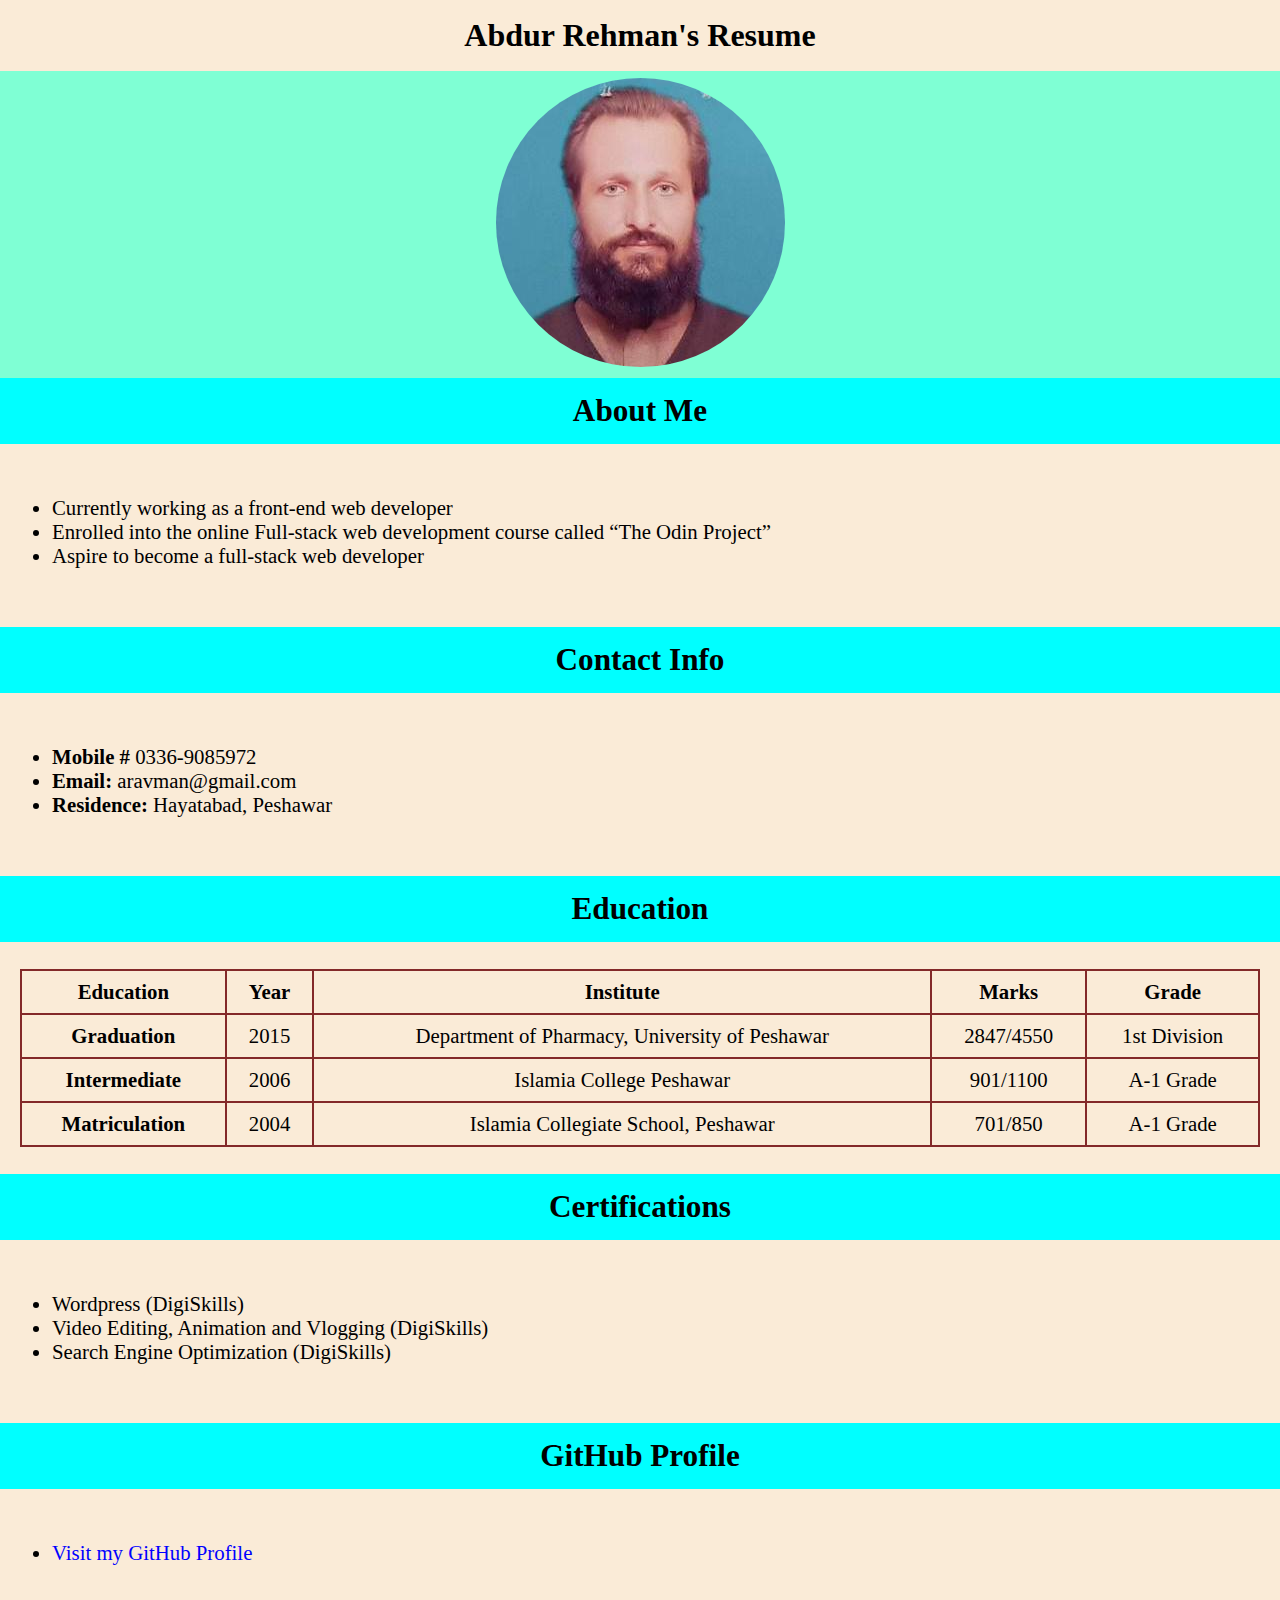
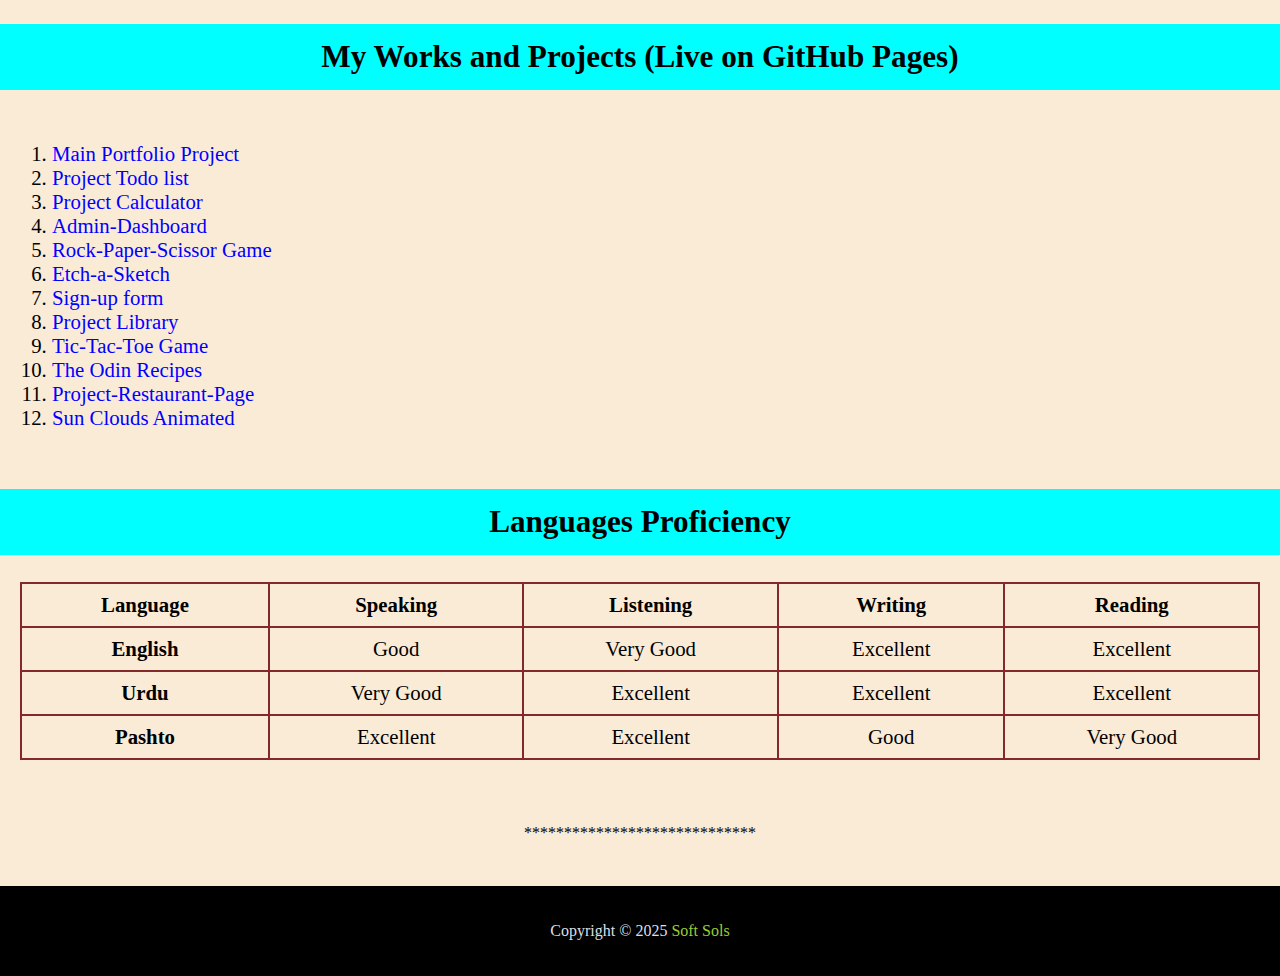
<file: index.html>
<!DOCTYPE html>
<html lang="en">

<head>
    <meta charset="UTF-8">
    <meta name="viewport" content="width=device-width, initial-scale=1.0">
    <title>CV - Abdur Rehman</title>
    <link rel="stylesheet" href="./CSS/style.css">
    <style>
        body {
            background-color: antiquewhite;
        }
    </style>
</head>

<body>
    <h1>Abdur Rehman's Resume</h1>

    <div class="profilePhoto">
        <img src="assets/myPhoto.jpg" alt="myPhoto">
    </div>

    <div class="bio">
        <h2>About Me</h2>
        <ul class="aboutMe">
            <li>Currently working as a front-end web developer</li>
            <li>Enrolled into the online Full-stack web development course called “The Odin Project”</li>
            <li>Aspire to become a full-stack web developer</li>
        </ul>
    </div>

    <div class="contactInfo">
        <h2>Contact Info</h2>
        <ul class="contacts">
            <li><strong>Mobile #</strong> 0336-9085972</li>
            <li><strong>Email:</strong> aravman@gmail.com</li>
            <li><strong>Residence:</strong> Hayatabad, Peshawar</li>
        </ul>
    </div>

    <div class="educationInfo">
        <h2>Education</h2>
        <div class="educationInfoTable">
            <table>
                <thead>
                    <tr>
                        <th>Education</th>
                        <th>Year</th>
                        <th>Institute</th>
                        <th>Marks</th>
                        <th>Grade</th>
                    </tr>
                </thead>
                <tbody>
                    <tr>
                        <th>Graduation</th>
                        <td>2015</td>
                        <td>Department of Pharmacy, University of Peshawar</td>
                        <td>2847/4550</td>
                        <td>1st Division</td>
                    </tr>
                    <tr>
                        <th>Intermediate</th>
                        <td>2006</td>
                        <td>Islamia College Peshawar</td>
                        <td>901/1100</td>
                        <td>A-1 Grade</td>
                    </tr>
                    <tr>
                        <th>Matriculation</th>
                        <td>2004</td>
                        <td>Islamia Collegiate School, Peshawar </td>
                        <td>701/850</td>
                        <td>A-1 Grade</td>
                    </tr>
                </tbody>
            </table>
        </div>
    </div>

    <div class="certifications">
        <h2>Certifications</h2>
        <ul class="certifications_all">
            <li>Wordpress (DigiSkills)</li>
            <li>Video Editing, Animation and Vlogging (DigiSkills)</li>
            <li>Search Engine Optimization (DigiSkills)</li>
        </ul>
    </div>

    <div class="gitHub_profile_section">
        <h2>GitHub Profile</h2>
        <ul class="gitHub_profile">
            <li><a href="https://github.com/AbdurCodes" target="_blank">Visit my GitHub Profile</a></li>
        </ul>
    </div>

    <div class="projects">
        <h2>My Works and Projects (Live on GitHub Pages)</h2>
        <ol class="projects_links">
            <li><a href="https://abdurcodes.github.io/landing_page_TOP/" target="_blank">Main Portfolio Project</a>
            </li>
            <li><a href="https://abdurcodes.github.io/Project-Todo-List/" target="_blank">Project Todo list</a></li>
            <li><a href="https://abdurcodes.github.io/projectCalculator/" target="_blank">Project Calculator</a></li>
            <li><a href="https://abdurcodes.github.io/Admin-Dashboard/" target="_blank">Admin-Dashboard</a></li>
            <li><a href="https://abdurcodes.github.io/rock-paper-scissor-game/" target="_blank">Rock-Paper-Scissor
                    Game</a></li>
            <li><a href="https://abdurcodes.github.io/Etch-a-Sketch/" target="_blank">Etch-a-Sketch</a></li>
            <li><a href="https://abdurcodes.github.io/sign-up-form/" target="_blank">Sign-up form</a></li>
            <li><a href="https://abdurcodes.github.io/Project-Library/" target="_blank">Project Library</a></li>
            <li><a href="https://abdurcodes.github.io/Project-Tic-Tac-Toe/" target="_blank">Tic-Tac-Toe Game</a></li>
            <li><a href="https://abdurcodes.github.io/odin-recipes/" target="_blank">The Odin Recipes</a></li>
            <li><a href="https://abdurcodes.github.io/Project-Restaurant-Page/"
                    target="_blank">Project-Restaurant-Page</a></li>
            <li><a href="https://abdurcodes.github.io/moving-sun-clouds-CSS/" target="_blank">Sun Clouds Animated</a>
            </li>
        </ol>

    </div>

    <div class="langs">
        <h2>Languages Proficiency</h2>
        <div class="langsTable">
            <table>
                <thead>
                    <tr>
                        <th>Language</th>
                        <th>Speaking</th>
                        <th>Listening</th>
                        <th>Writing</th>
                        <th>Reading</th>
                    </tr>
                </thead>
                <tbody>
                    <tr>
                        <th>English </th>
                        <td>Good </td>
                        <td>Very Good </td>
                        <td>Excellent </td>
                        <td>Excellent</td>
                    </tr>
                    <tr>
                        <th>Urdu</th>
                        <td>Very Good </td>
                        <td>Excellent </td>
                        <td>Excellent </td>
                        <td>Excellent</td>
                    </tr>
                    <tr>
                        <th>Pashto</th>
                        <td>Excellent </td>
                        <td>Excellent </td>
                        <td>Good </td>
                        <td>Very Good</td>
                    </tr>
                </tbody>
            </table>
        </div>

    </div>

    <p class="ending">*****************************</p>

    <footer>Copyright &#169 2025&nbsp<a target="_blank" href="https://abdurcodes.github.io/landing_page_TOP/">Soft
            Sols</a></footer>

</body>

</html>
</file>
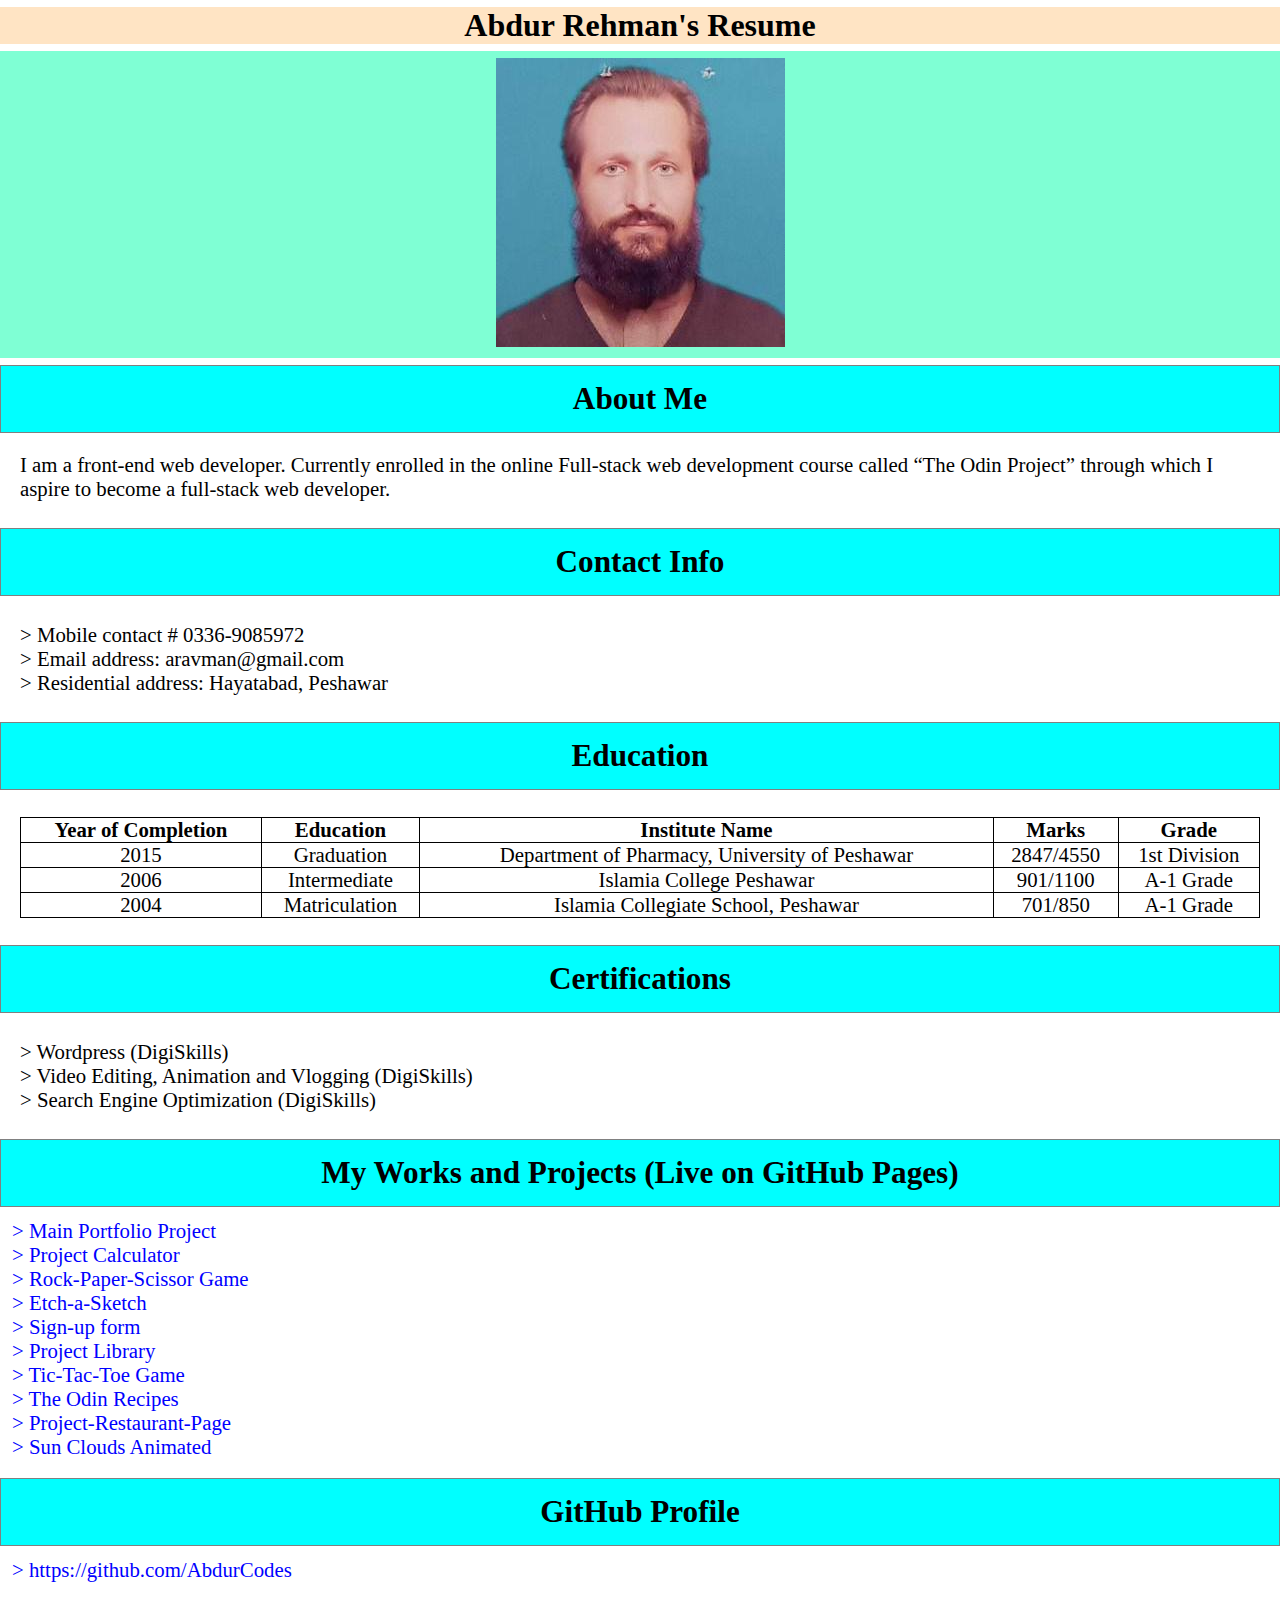
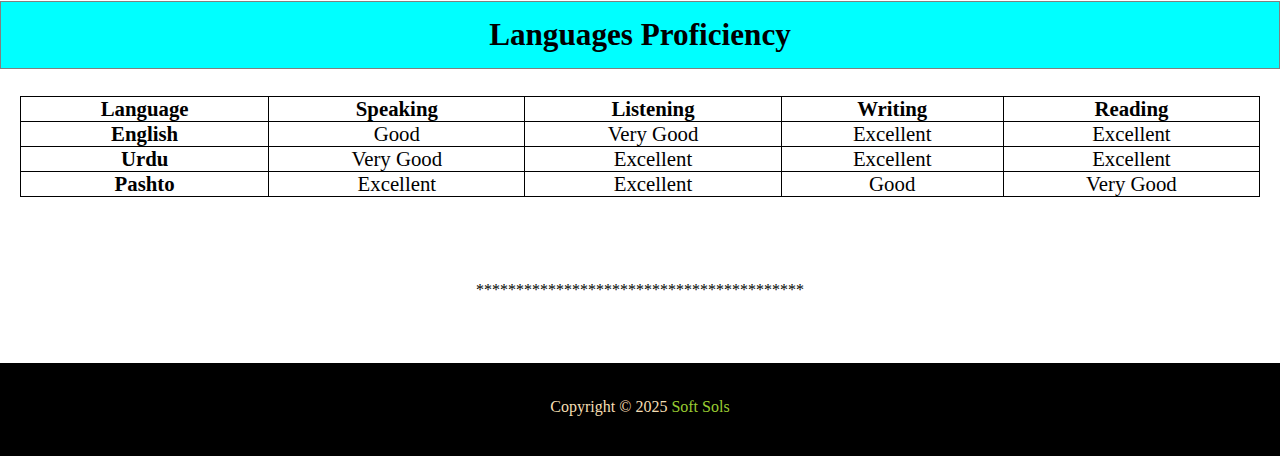
<file: HTML/mini HTML CSS project/index.html>
<!DOCTYPE html>
<html lang="en">

<head>
    <meta charset="UTF-8">
    <meta name="viewport" content="width=device-width, initial-scale=1.0">
    <title>CV - Abdur Rehman</title>
    <link rel="stylesheet" href="style.css">
</head>

<body>
    <h1>Abdur Rehman's Resume</h1>

    <div class="profilePhoto">
        <img src="myPhoto.jpg" alt="myPhoto">
    </div>

    <div class="bio">
        <h2>About Me</h2>
        <p>I am a front-end web developer. Currently enrolled in the online Full-stack web development course called
            “The Odin Project” through which I aspire to become a full-stack web developer.</p>
    </div>

    <div class="contactInfo">
        <h2>Contact Info</h2>
        <div class="contacts">
            <p>> Mobile contact # 0336-9085972</p>
            <p>> Email address: aravman@gmail.com</p>
            <p>> Residential address: Hayatabad, Peshawar</p>
        </div>
    </div>

    <div class="educationInfo">
        <h2>Education</h2>
        <div class="educationInfoTable">
            <table>
                <thead>
                    <tr>
                        <th>Year of Completion</th>
                        <th>Education</th>
                        <th>Institute Name</th>
                        <th>Marks</th>
                        <th>Grade</th>
                    </tr>
                </thead>
                <tbody>
                    <tr>
                        <td>2015</td>
                        <td>Graduation</td>
                        <td>Department of Pharmacy, University of Peshawar</td>
                        <td>2847/4550</td>
                        <td>1st Division</td>
                    </tr>
                    <tr>
                        <td>2006</td>
                        <td>Intermediate</td>
                        <td>Islamia College Peshawar</td>
                        <td>901/1100</td>
                        <td>A-1 Grade</td>
                    </tr>
                    <tr>
                        <td>2004</td>
                        <td>Matriculation</td>
                        <td>Islamia Collegiate School, Peshawar </td>
                        <td>701/850</td>
                        <td>A-1 Grade</td>
                    </tr>
                </tbody>
            </table>
        </div>
    </div>

    <div class="certifications">
        <h2>Certifications</h2>
        <div class="contacts">
            <p>> Wordpress (DigiSkills)</p>
            <p>> Video Editing, Animation and Vlogging (DigiSkills)</p>
            <p>> Search Engine Optimization (DigiSkills)</p>
        </div>
    </div>

    <div class="projects">
        <h2>My Works and Projects (Live on GitHub Pages)</h2>

        <ul class="projects_links">
            <li><a href="https://abdurcodes.github.io/landing_page_TOP/" target="_blank">> Main Portfolio Project</a>
            </li>
            <li><a href="https://abdurcodes.github.io/projectCalculator/" target="_blank">> Project Calculator</a></li>
            <li><a href="https://abdurcodes.github.io/rock-paper-scissor-game/" target="_blank">> Rock-Paper-Scissor
                    Game</a></li>
            <li><a href="https://abdurcodes.github.io/Etch-a-Sketch/" target="_blank">> Etch-a-Sketch</a></li>
            <li><a href="https://abdurcodes.github.io/sign-up-form/" target="_blank">> Sign-up form</a></li>
            <li><a href="https://abdurcodes.github.io/Project-Library/" target="_blank">> Project Library</a></li>
            <li><a href="https://abdurcodes.github.io/Project-Tic-Tac-Toe/" target="_blank">> Tic-Tac-Toe Game</a></li>
            <li><a href="https://abdurcodes.github.io/odin-recipes/" target="_blank">> The Odin Recipes</a></li>
            <li><a href="https://abdurcodes.github.io/Project-Restaurant-Page/" target="_blank">>
                    Project-Restaurant-Page</a></li>
            <li><a href="https://abdurcodes.github.io/moving-sun-clouds-CSS/" target="_blank">> Sun Clouds Animated</a>
            </li>
        </ul>

    </div>

    <div class="gitHub_profile_section">
        <h2>GitHub Profile</h2>
        <ul class="gitHub_profile">
            <li><a href="https://github.com/AbdurCodes" target="_blank">> https://github.com/AbdurCodes</a></li>
        </ul>
    </div>


    <div class="langs">
        <h2>Languages Proficiency</h2>
        <div class="langsTable">
            <table>
                <thead>
                    <tr>
                        <th>Language</th>
                        <th>Speaking</th>
                        <th>Listening</th>
                        <th>Writing</th>
                        <th>Reading</th>
                    </tr>
                </thead>
                <tbody>
                    <tr>
                        <th>English </th>
                        <td>Good </td>
                        <td>Very Good </td>
                        <td>Excellent </td>
                        <td>Excellent</td>
                    </tr>
                    <tr>
                        <th>Urdu</th>
                        <td>Very Good </td>
                        <td>Excellent </td>
                        <td>Excellent </td>
                        <td>Excellent</td>
                    </tr>
                    <tr>
                        <th>Pashto</th>
                        <td>Excellent </td>
                        <td>Excellent </td>
                        <td>Good </td>
                        <td>Very Good</td>
                    </tr>
                </tbody>
            </table>
        </div>
        
    </div>

    <p class="ending">*****************************************</p>

    <div class="footer">
        <p>Copyright &copy; 2025 <a href="https://github.com/AbdurCodes/landing_page_TOP">Soft Sols</a></p>
    </div>

</body>

</html>
</file>
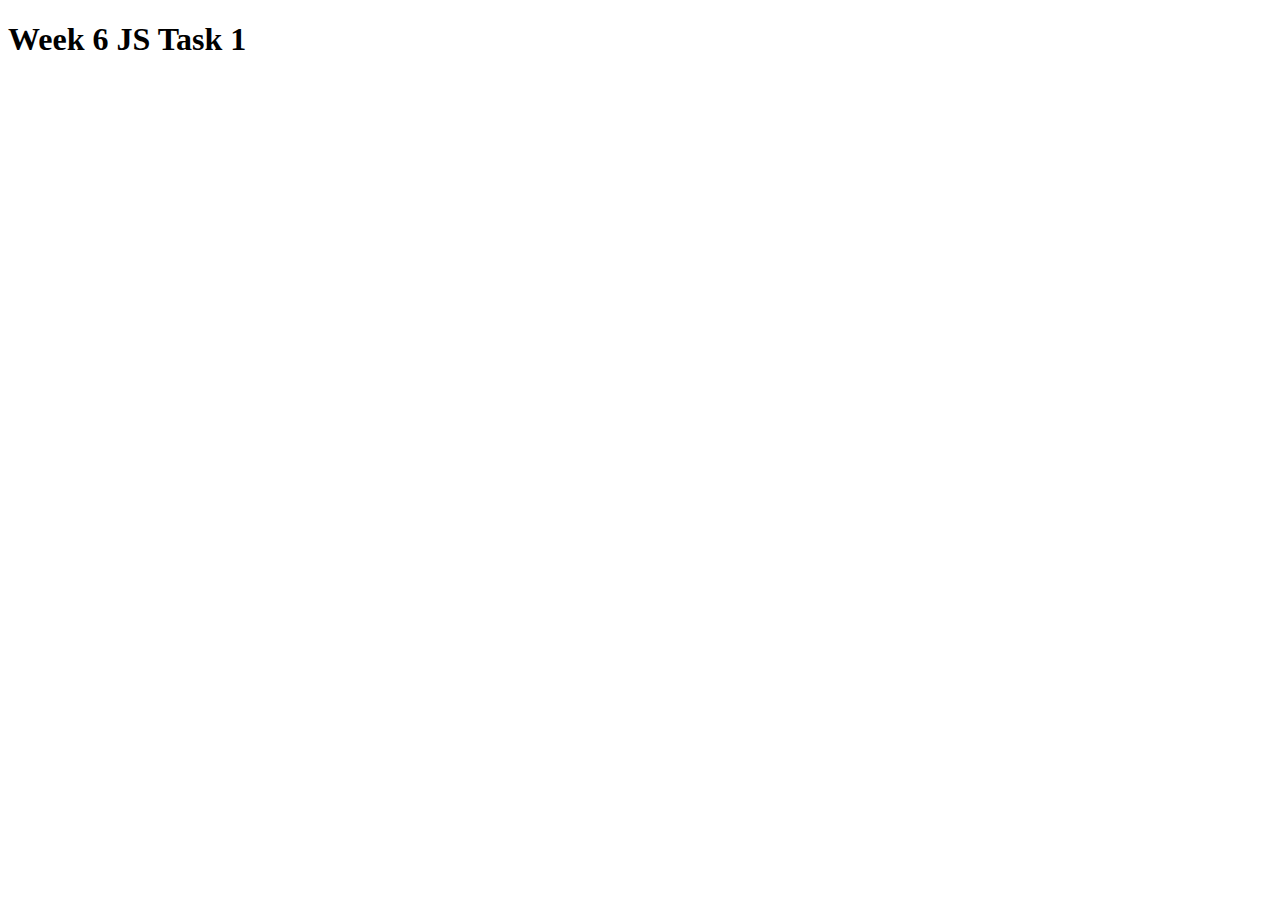
<file: tasks/week_6_tasks/index.html>
<!DOCTYPE html>
<html lang="en">
<head>
    <meta charset="UTF-8">
    <meta name="viewport" content="width=device-width, initial-scale=1.0">
    <title>Week 6 JS Task 1</title>
</head>
<body>
    <h1>
        Week 6 JS Task 1
    </h1>
    <script src="script.js"></script>
</body>
</html>
</file>
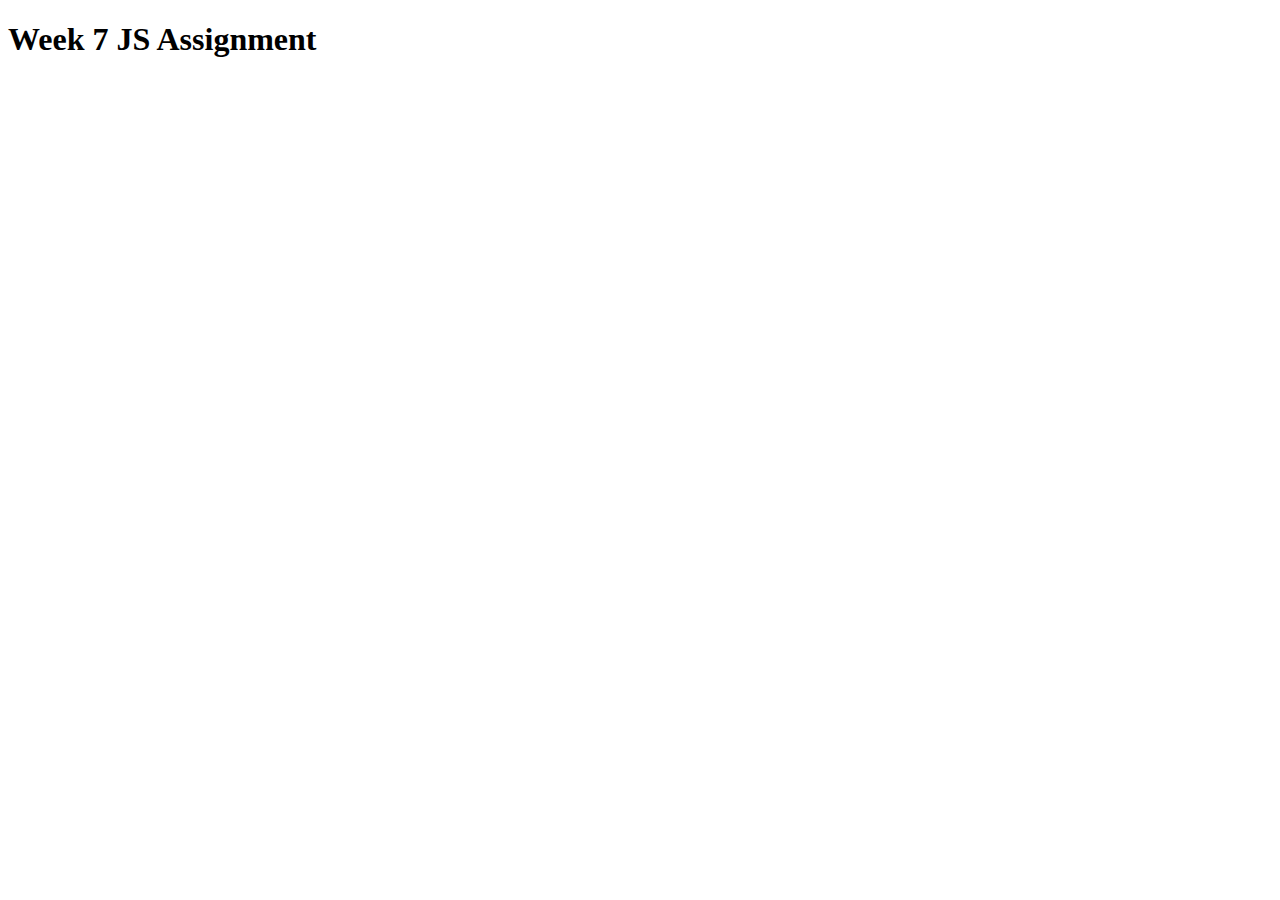
<file: tasks/week_7_tasks/index.html>
<!DOCTYPE html>
<html lang="en">
<head>
    <meta charset="UTF-8">
    <meta name="viewport" content="width=device-width, initial-scale=1.0">
    <title>Week 7 JS Assignment</title>
</head>
<body>
    <h1>Week 7 JS Assignment</h1>
    <script src="homeTask2.js"></script>
    <script src="weeklyAssignment.js"></script>
</body>
</html>
</file>
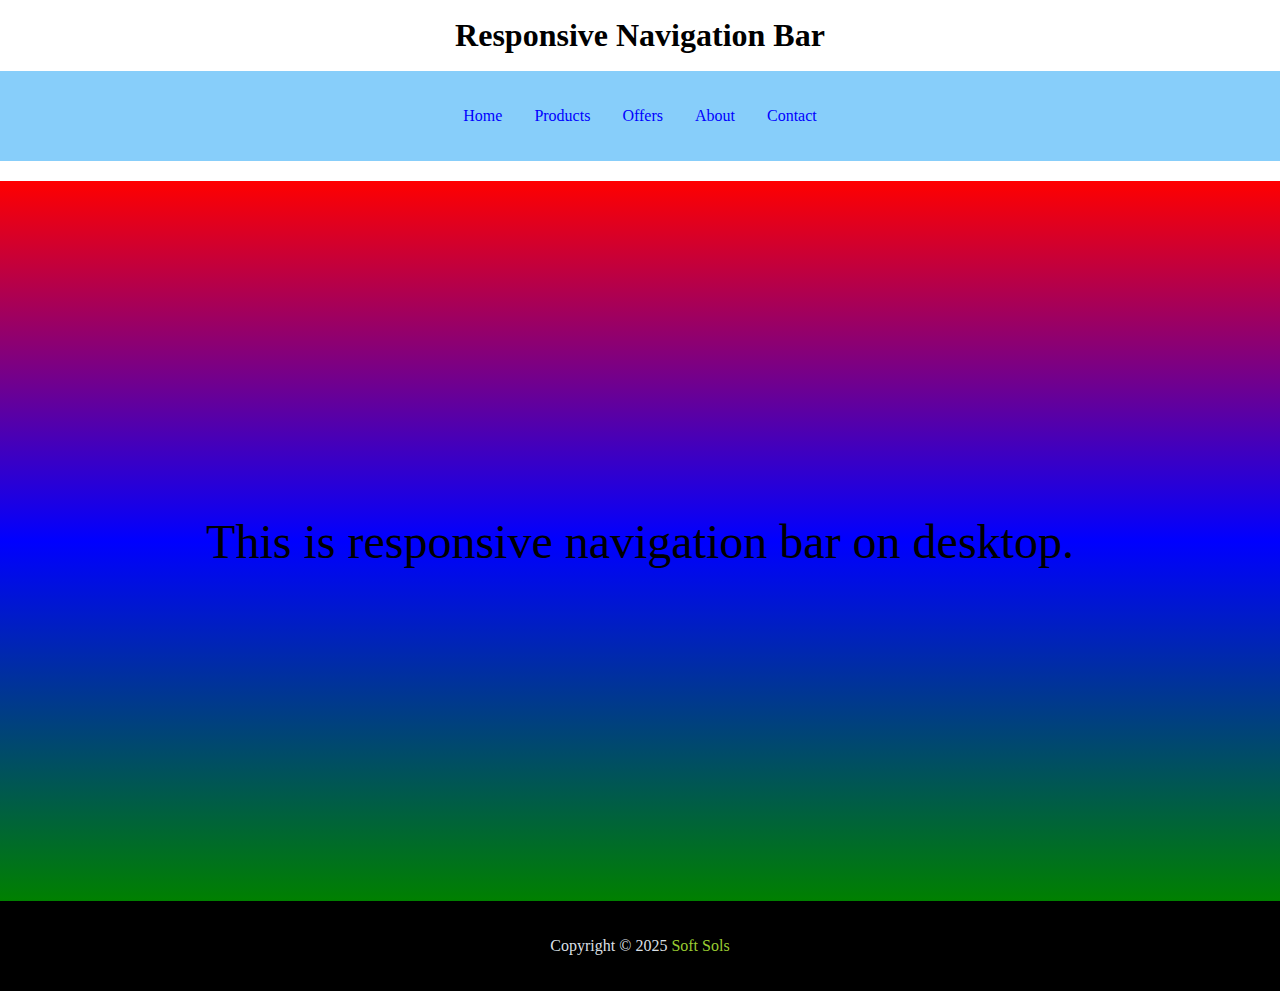
<file: tasks/week_4_tasks/week4Task1.html>
<!DOCTYPE html>
<html lang="en">

<head>
    <meta charset="UTF-8">
    <meta name="viewport" content="width=device-width, initial-scale=1.0">
    <title>Week 4 - Task 1</title>
    <link rel="stylesheet" href="../../CSS/style.css">
    <style>
        .bodyText {
            display: flex;
            flex-direction: column;
            justify-content: center;
            align-items: center;
            height: 80vh;
            font-size: 3rem;
            text-align: center;
            background-image: linear-gradient(red, blue, green);
            

            & p:nth-child(2) {
                display: none;
            }

        }



        /* responsive design code */
        @media screen and (max-width: 768px) {

            nav {
                height: 100%;
                padding: 12px;

                & .links {
                    flex-direction: column;
                }
            }

            .bodyText {
                & p:nth-child(1) {
                    display: none;
                }
                & p:nth-child(2) {
                    display: block;
                }

            }


        }
    </style>
</head>

<body>
    <h1>Responsive Navigation Bar</h1>
    <header>
        <nav>
            <ul class="links">
                <li><a href="#">Home</a></li>
                <li><a href="#">Products</a></li>
                <li><a href="#">Offers</a></li>
                <li><a href="#">About</a></li>
                <li><a href="#">Contact</a></li>
            </ul>
        </nav>
    </header>
    <div class="bodyText">
        <p>This is responsive navigation bar on desktop.</p>
        <p>This is responsive navigation bar on mobile device.</p>
    </div>

    <footer>Copyright &#169 2025&nbsp<a target="_blank" href="https://abdurcodes.github.io/landing_page_TOP/">Soft
            Sols</a></footer>

</body>

</html>
</file>
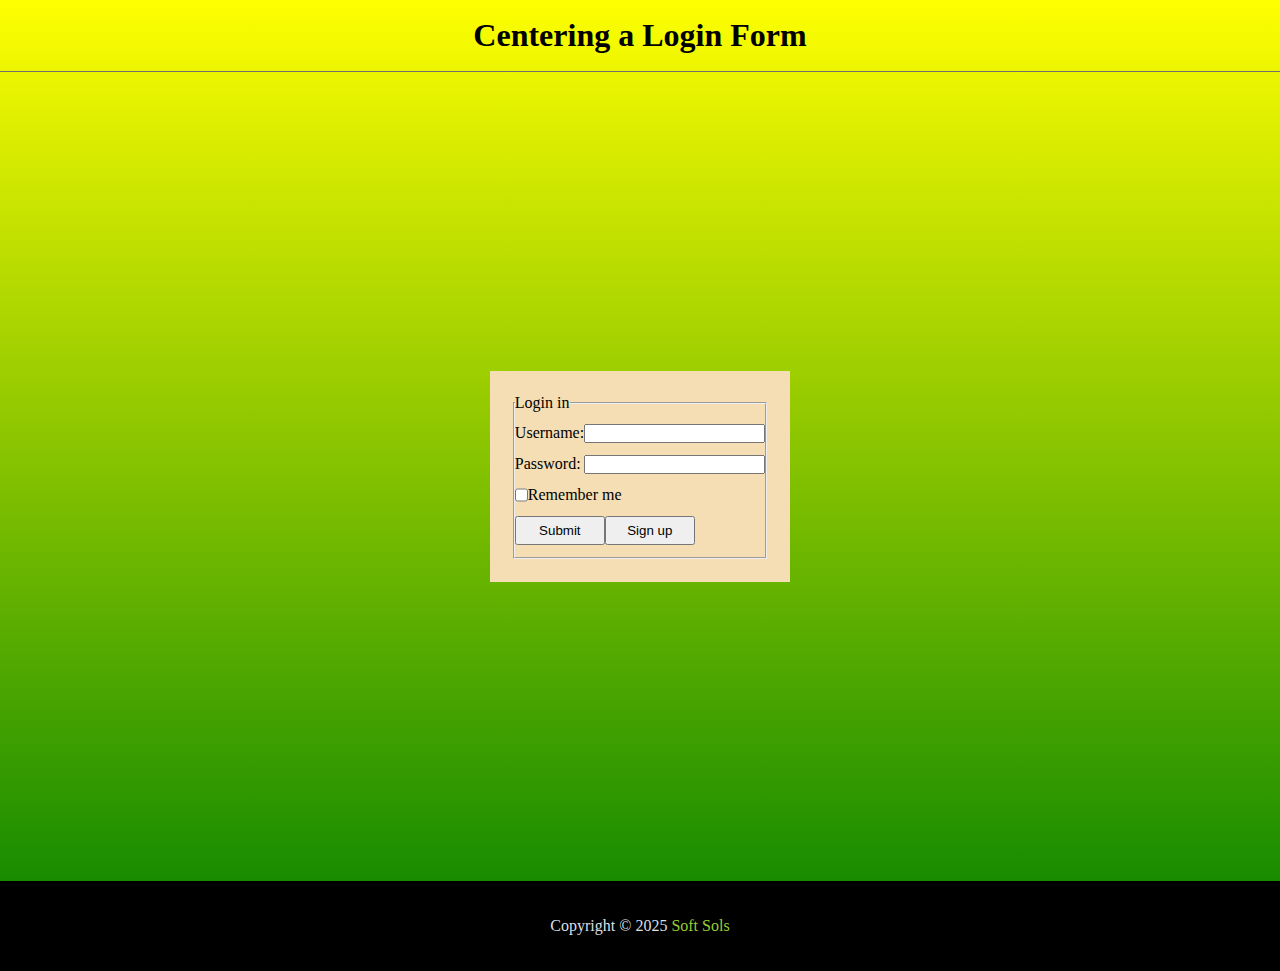
<file: tasks/week_4_tasks/week4Task3.html>
<!DOCTYPE html>
<html lang="en">

<head>
    <meta charset="UTF-8">
    <meta name="viewport" content="width=device-width, initial-scale=1.0">
    <title>Week 4 - Task 3</title>
    <link rel="stylesheet" href="../../CSS/style.css">
    <style>
        body {
            background-image: linear-gradient(yellow, green);
        }

        section {
            display: flex;
            justify-content: center;
            align-items: center;
            border-top: 1px solid rgb(116, 112, 112);
            height: 90vh;
        }

        form {
            width: max-content;
            padding: 23px;
            background-color: wheat;

            & .form-items {
                margin: 12px 0px;
                display: flex;

                & label {
                    margin-right: auto;
                }
            }
        }

        input[type="submit"],
        input[type="button"] {
            padding: 5px;
            width: 90px;
        }


        /* responsive design code */
        @media screen and (max-width: 768px) {
            h1 {
                font-size: 1.3rem;
            }
        }
    </style>
</head>

<body>
    <h1>Centering a Login Form</h1>
    <section>
        <form action="#">
            <fieldset>
                <legend>Login in</legend>
                <div class="form-items">
                    <label for="username">Username:</label>
                    <input type="text" id="username">
                </div>
                <div class="form-items">
                    <label for="password">Password:</label>
                    <input type="password" id="password">
                </div>
                <div class="form-items">
                    <input type="checkbox" id="remember">
                    <label for="remember">Remember me</label>
                </div>
                <div class="form-items">
                    <input type="submit" value="Submit">
                    <input type="button" value="Sign up">
                </div>
            </fieldset>
        </form>
    </section>
    <footer>Copyright &#169 2025&nbsp<a target="_blank" href="https://abdurcodes.github.io/landing_page_TOP/">Soft
            Sols</a></footer>
</body>

</html>
</file>
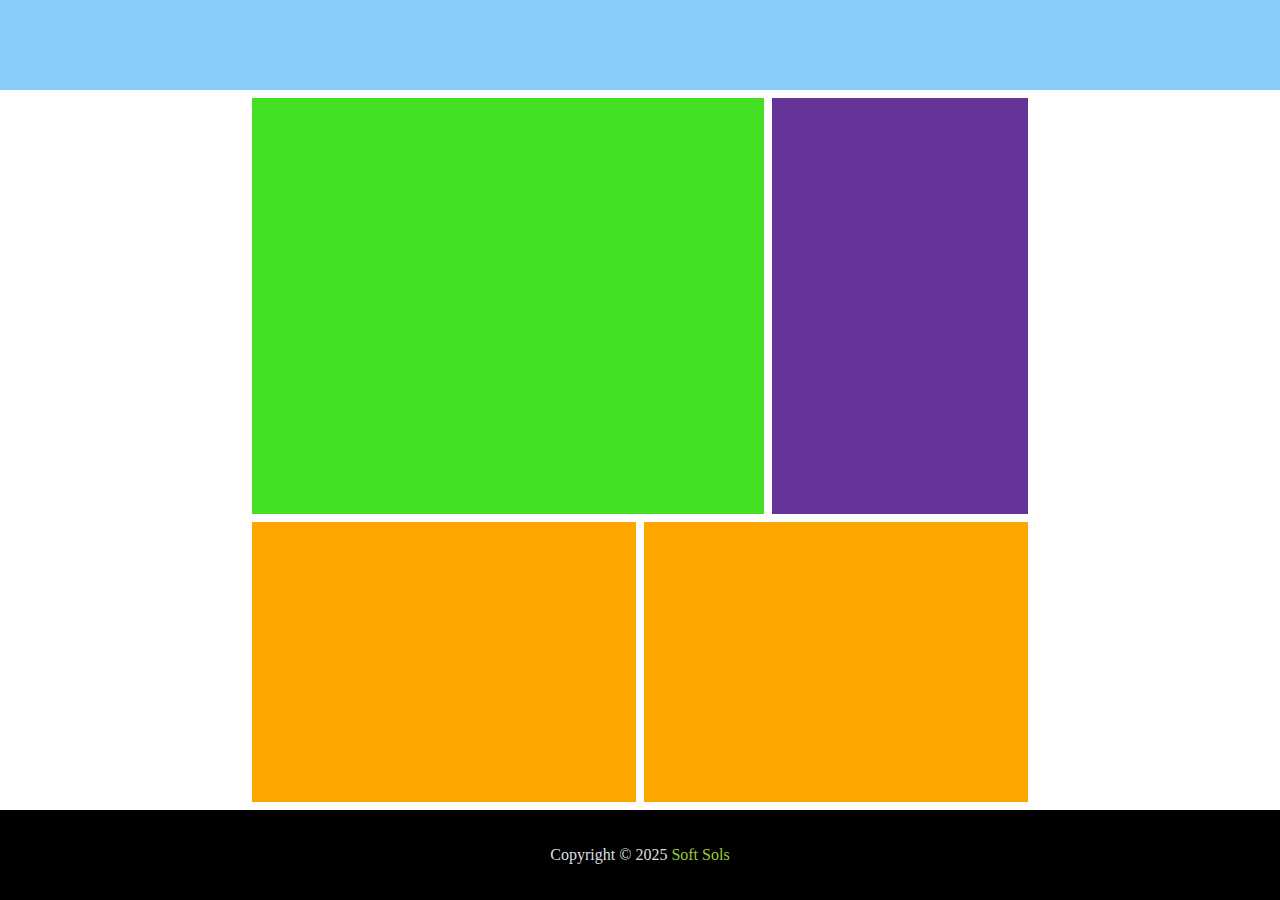
<file: tasks/week_4_tasks/week4Task5.html>
<!DOCTYPE html>
<html lang="en">

<head>
    <meta charset="UTF-8">
    <meta name="viewport" content="width=device-width, initial-scale=1.0">
    <title>Week 4 - Task 5</title>
    <link rel="stylesheet" href="../../CSS/style.css">
    <style>
        header {
            background-color: lightskyblue;
            height: 10vh;
        }

        .body {
            height: 80vh;

            & .upperDivs {
                height: 60%;
                display: flex;
                justify-content: center;
                gap: 8px;

                & .main-content {
                    width: 40vw;
                    margin: 8px 0px;
                    background-color: rgb(67, 223, 36);
                }

                & .sideBar {
                    width: 20vw;
                    margin: 8px 0px;
                    background-color: rebeccapurple;
                }
            }

            & .lowerDivs {
                height: 40%;
                display: flex;
                justify-content: center;
                gap: 8px;

                & .twin {
                    width: 30vw;
                    background-color: orange;
                    margin: 0px 0px 8px 0px;
                }
            }
        }


        @media screen and (max-width: 768px) {

            .body {
                height: auto;

                & .upperDivs {
                    height: 100vh;
                    flex-direction: column;
                    align-items: center;
                    gap: 1px;
                    margin: 18px 0px;

                    & .main-content {
                        width: 90%;
                        height: 100%;
                        margin: 8px 0px;
                        background-color: rgb(67, 223, 36);
                    }

                    & .sideBar {
                        width: 90%;
                        height: 100%;
                        margin: 8px 0px;
                        background-color: rebeccapurple;
                    }
                }

                & .lowerDivs {
                    height: 100vh;
                    flex-direction: column;
                    align-items: center;
                    gap: 8px;
                    margin: 18px 0px;

                    & .twin {
                        width: 90%;
                        height: 100%;
                    }
                }
            }




        }
    </style>
</head>

<body>
    <section>
        <header></header>
        <div class="body">
            <div class="upperDivs">
                <div class="main-content"></div>
                <div class="sideBar"></div>
            </div>
            <div class="lowerDivs">
                <div class="twin"></div>
                <div class="twin"></div>
            </div>
        </div>

        <footer>Copyright &#169 2025&nbsp<a target="_blank" href="https://abdurcodes.github.io/landing_page_TOP/">Soft
                Sols</a></footer>
    </section>
</body>

</html>
</file>
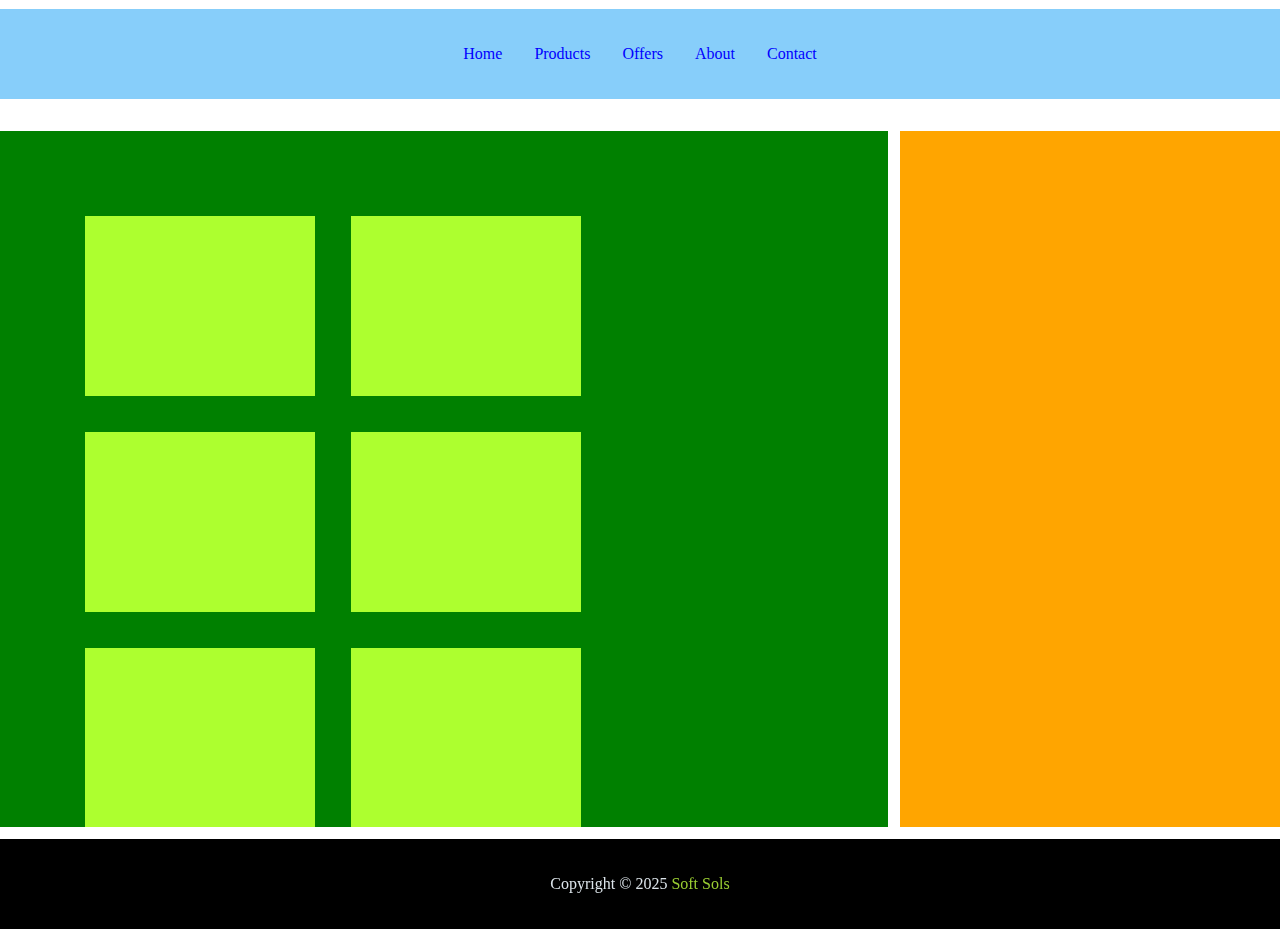
<file: tasks/week_4_tasks/week4Task7.html>
<!DOCTYPE html>
<html lang="en">

<head>
    <meta charset="UTF-8">
    <meta name="viewport" content="width=device-width, initial-scale=1.0">
    <title>Week 4 - Task 7</title>
    <link rel="stylesheet" href="../../CSS/style.css">
    <style>
        .heroArea {
            height: 80vh;
            display: flex;
            gap: 12px;

            & h3 {
                text-align: center;
                display: none;
            }

            & .main {
                width: 70%;
                background-color: green;
                margin: 12px 0px;
                display: flex;
                gap: 12px;
                flex-wrap: wrap;
                padding: 73px;
                overflow-y: scroll;


                & .item {
                    height: 180px;
                    width: 230px;
                    background-color: greenyellow;
                    margin: 12px;
                }
            }

            & .sideBar {
                width: 30%;
                background-color: orange;
                margin: 12px 0px;
            }
        }



        /* responsive code */
        @media screen and (max-width: 768px) {

            nav {
                height: min-content;

                & .links {
                    padding: 20px;
                    flex-direction: column;
                }
            }


            .heroArea {
                height: auto;
                flex-direction: column;
                /* text-align: center; */
                gap: 5px;

                & h3 {
                    display: block;
                    margin-top: 15px;
                }

                & .main {
                    width: 100%;
                    gap: 6px;
                    padding: 10px;

                    & .item {
                        height: 200px;
                        width: 100%;
                    }
                }

                & .sideBar {
                    width: 100%;
                    height: 80vh;
                    margin: 12px 0px;
                }
            }
        }
    </style>
</head>

<body>
    <header>
        <nav>
            <ul class="links">
                <li><a href="">Home</a></li>
                <li><a href="">Products</a></li>
                <li><a href="">Offers</a></li>
                <li><a href="">About</a></li>
                <li><a href="">Contact</a></li>
            </ul>
        </nav>
    </header>
    <div class="heroArea">
        <h3>Hero Area</h3>
        <div class="main">
            <h3>Main Content</h3>
            <div class="item"></div>
            <div class="item"></div>
            <div class="item"></div>
            <div class="item"></div>
            <div class="item"></div>
            <div class="item"></div>
            <div class="item"></div>
            <div class="item"></div>
            <div class="item"></div>
            <div class="item"></div>
            <div class="item"></div>
        </div>
        <div class="sideBar">
            <h3>Sidebar</h3>
        </div>
    </div>

    <footer>Copyright &#169 2025&nbsp<a target="_blank" href="https://abdurcodes.github.io/landing_page_TOP/">Soft
            Sols</a></footer>
</body>

</html>
</file>
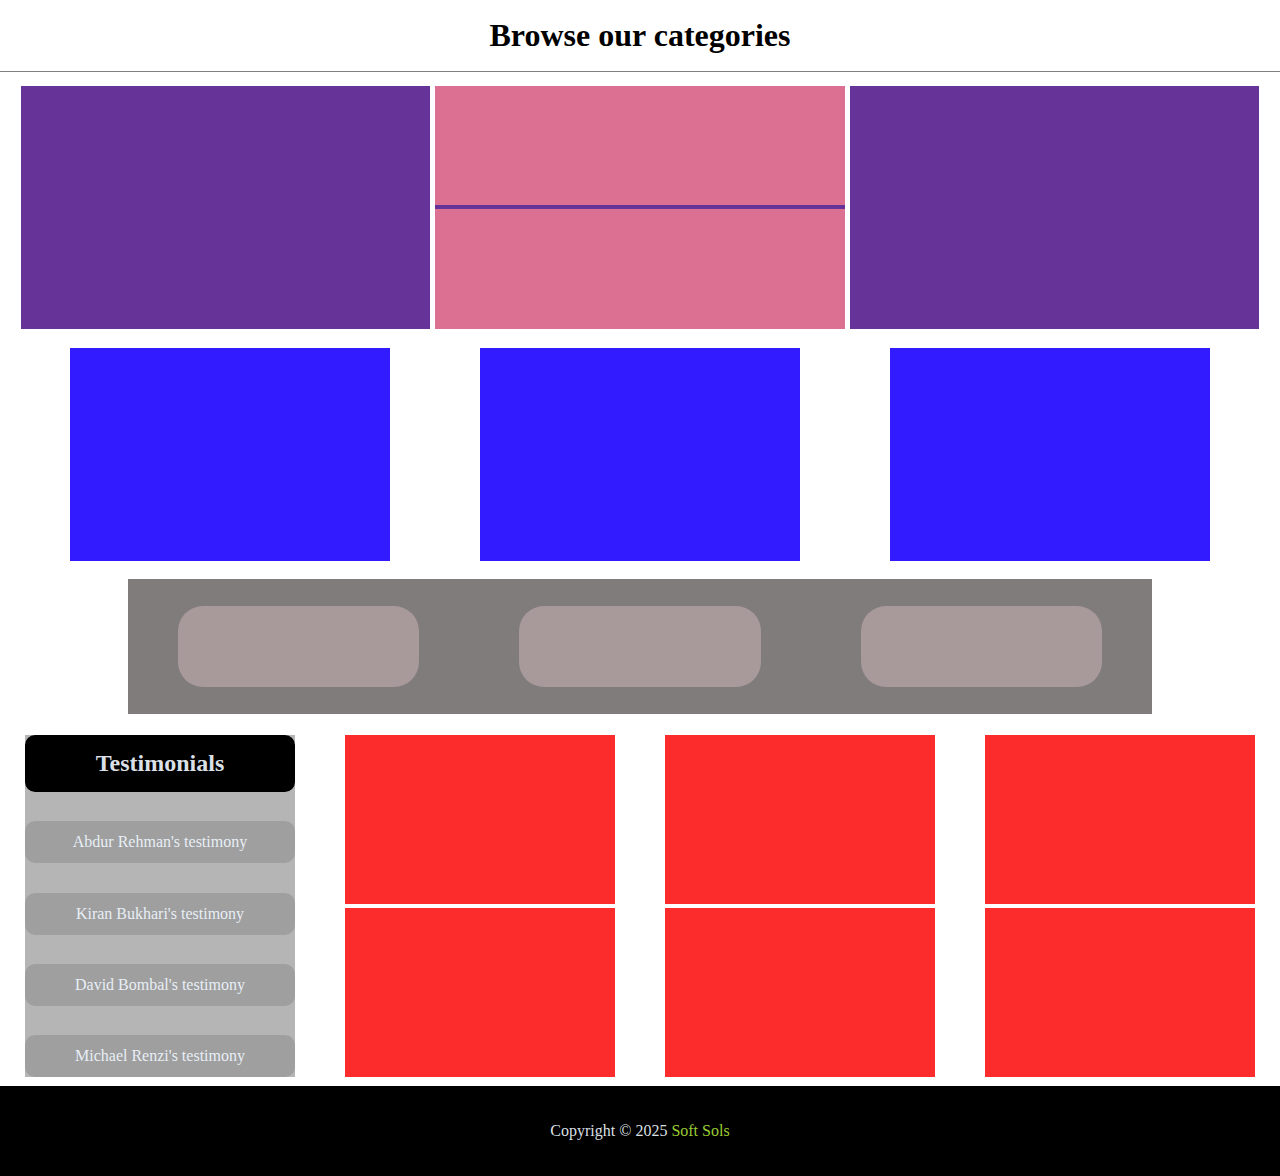
<file: tasks/week_4_tasks/week4Task8.html>
<!DOCTYPE html>
<html lang="en">

<head>
    <meta charset="UTF-8">
    <meta name="viewport" content="width=device-width, initial-scale=1.0">
    <title>Week 4 - Task 8</title>
    <link rel="stylesheet" href="../../CSS/style.css">
    <style>
        section {
            border-top: 1px solid grey;
        }

        .hero-columns {
            height: 30vh;
            display: flex;
            gap: 5px;
            justify-content: center;
            align-items: center;

            & h3 {
                display: none;
            }

            & .hero-column {
                height: 90%;
                width: 32%;
                background-color: rebeccapurple;
            }

            & .column-two {
                display: flex;
                flex-direction: column;
                justify-content: space-between;

                & .upper,
                .lower {
                    height: 49%;
                    background-color: palevioletred;
                }
            }
        }

        .feature-columns {
            height: 25vh;
            /* background-color: rgb(27, 182, 130); */
            display: flex;
            justify-content: center;
            align-items: center;

            & h3 {
                display: none;
            }

            & div {
                width: 25%;
                height: 95%;
                margin: 0px 45px;
                background-color: rgb(50, 27, 255);
            }
        }

        .news-columns {
            height: 15vh;
            background-color: rgb(128, 124, 124);
            display: flex;
            justify-content: center;
            align-items: center;
            width: 80%;
            margin: 12px auto;

            & h3 {
                display: none;
            }

            & div {
                border-radius: 25px;
                width: 25%;
                height: 60%;
                margin: 0px 50px;
                background-color: rgb(168, 154, 154);
            }
        }

        .reviews-columns {
            height: 40vh;
            /* background-color: rgb(58, 182, 27); */
            display: flex;
            justify-content: center;
            align-items: center;

            & h3 {
                display: none;
            }

            &>div {
                width: 22%;
                height: 95%;
                margin: 0px 25px;

            }

            & .column-one,
            .column-two,
            .column-three {
                display: flex;
                flex-direction: column;
                justify-content: space-between;

                & .upper,
                .lower {
                    height: 49.5%;
                    background-color: rgb(252, 44, 44);
                }
            }

            & .column-zero {
                display: flex;
                flex-direction: column;
                justify-content: space-between;
                background-color: rgba(2, 2, 2, 0.295);
                text-align: center;
                color: rgba(240, 248, 255, 0.918);

                & h2 {
                    background-color: black;
                    border-radius: 10px;

                }

                & div {
                    background-color: rgba(0, 0, 0, 0.123);
                    padding: 12px;
                    border-radius: 10px;
                }
            }
        }

        /* responsive design code */
        @media screen and (max-width: 768px) {

            h1 {
                font-size: 1.3rem;
            }

            .hero-columns {
                flex-direction: column;
                height: 100vh;

                & h3 {
                    display: block;
                    margin-top: 25px;
                }

                & .hero-column {
                    width: 95%;
                    background-color: rebeccapurple;
                }

            }

            .feature-columns {
                height: 100vh;
                flex-direction: column;
                gap: 5px;

                & h3 {
                    display: block;
                    margin-top: 25px;
                }

                & div {
                    width: 95%;
                }
            }

            .news-columns {
                height: 70vh;
                gap: 10px;
                flex-direction: column;
                padding: 7px 7px 37px 7px;
                width: 100%;

                & h3 {
                    display: block;
                    margin-top: 25px;
                }

                & div {
                    width: 95%;
                }
            }

            .reviews-columns {
                height: 200vh;
                flex-direction: column;

                & h3 {
                    display: block;
                    margin-top: 25px;
                }

                &>div {
                    width: 95%;
                    margin: 10px 0px;
                }
            }

        }
    </style>
</head>

<body>
    <header>
        <h1>Browse our categories</h1>
    </header>

    <section>
        <div class="hero-columns">
            <h3>Hero Columns</h3>
            <div class="column-one hero-column"></div>
            <div class="column-two hero-column">
                <div class="upper"></div>
                <div class="lower"></div>
            </div>
            <div class="column-three hero-column"></div>
        </div>

        <div class="feature-columns">
            <h3>Feature Columns</h3>
            <div class="column-one"></div>
            <div class="column-two"></div>
            <div class="column-three"></div>
        </div>

        <div class="news-columns">
            <h3>News Columns</h3>
            <div class="column-one"></div>
            <div class="column-two"></div>
            <div class="column-three"></div>
        </div>

        <div class="reviews-columns">
            <h3>Reviews Columns</h3>
            <div class="column-zero">
                <h2>Testimonials</h2>
                <div>Abdur Rehman's testimony</div>
                <div>Kiran Bukhari's testimony</div>
                <div>David Bombal's testimony</div>
                <div>Michael Renzi's testimony</div>
            </div>
            <div class="column-one">
                <div class="upper"></div>
                <div class="lower"></div>
            </div>
            <div class="column-two">
                <div class="upper"></div>
                <div class="lower"></div>
            </div>
            <div class="column-three">
                <div class="upper"></div>
                <div class="lower"></div>
            </div>
        </div>

    </section>

    <footer>Copyright &#169 2025&nbsp<a target="_blank" href="https://abdurcodes.github.io/landing_page_TOP/">Soft
            Sols</a></footer>

</body>

</html>
</file>
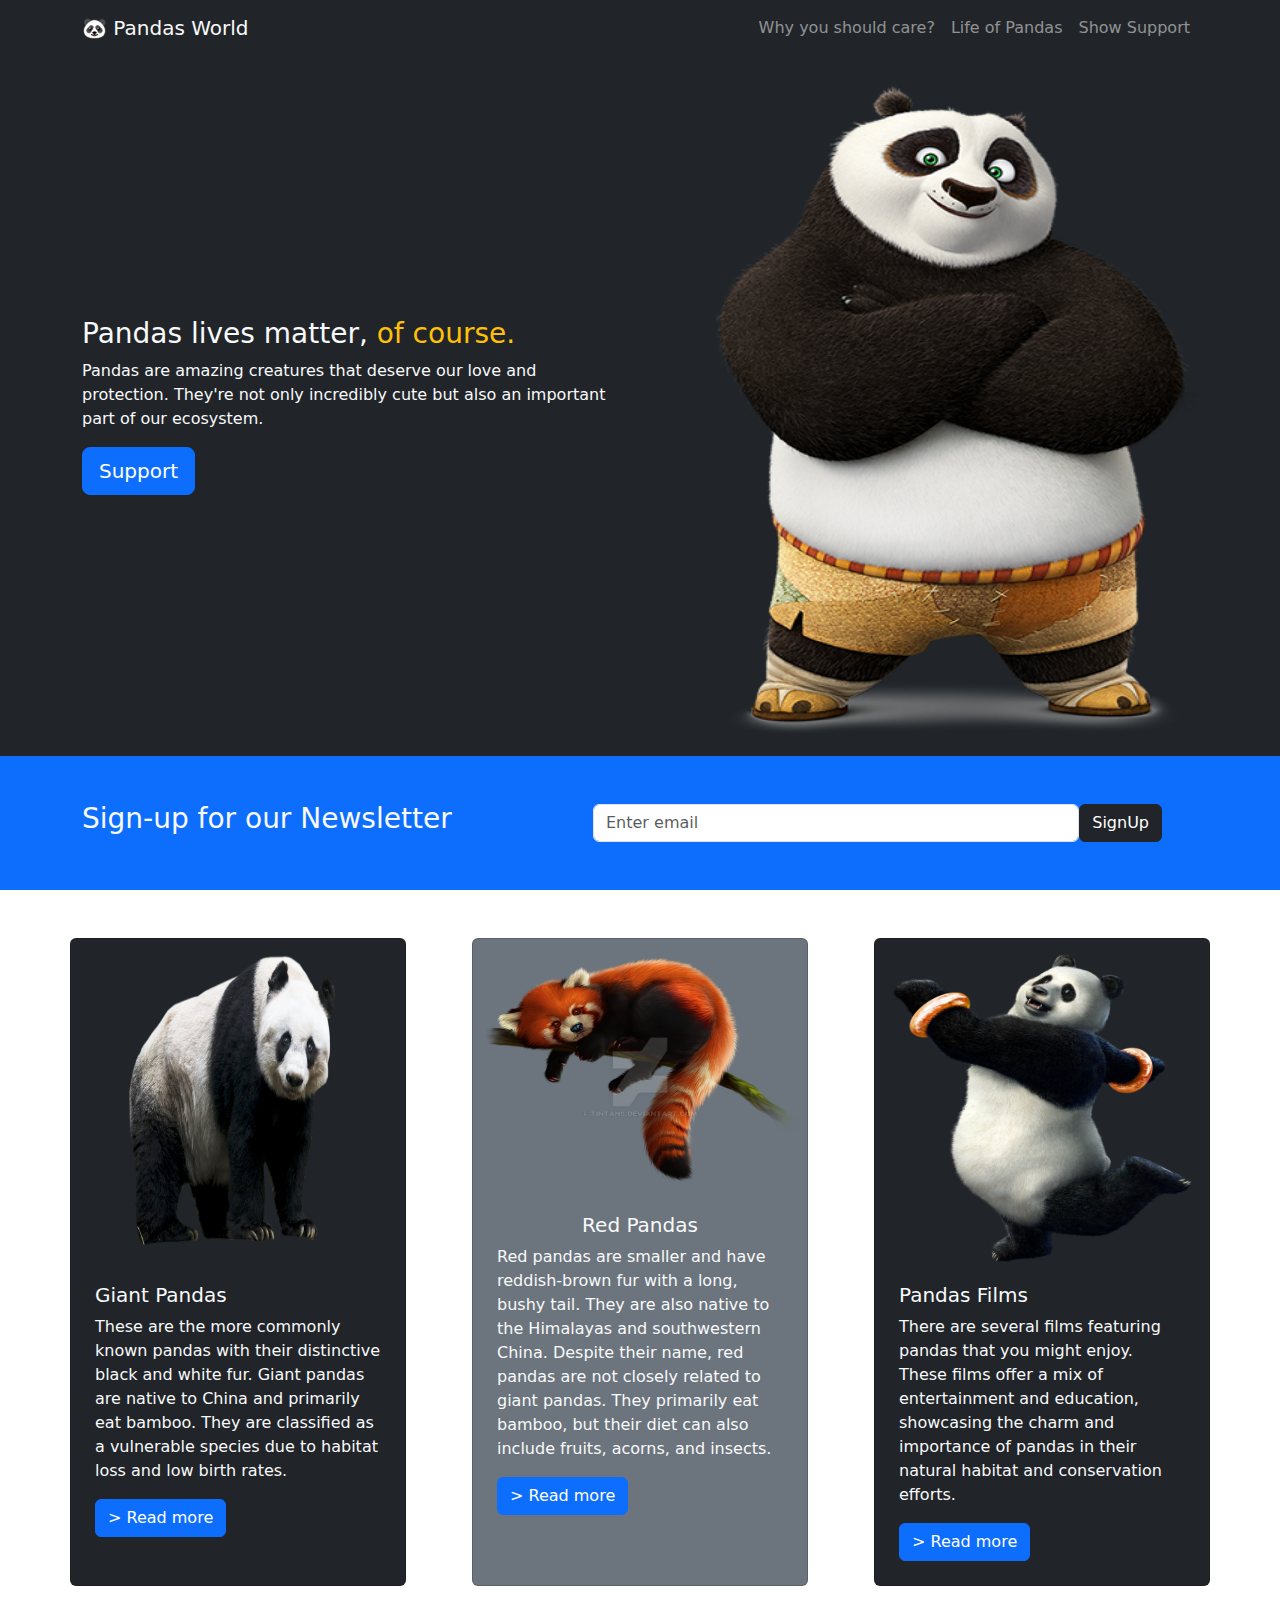
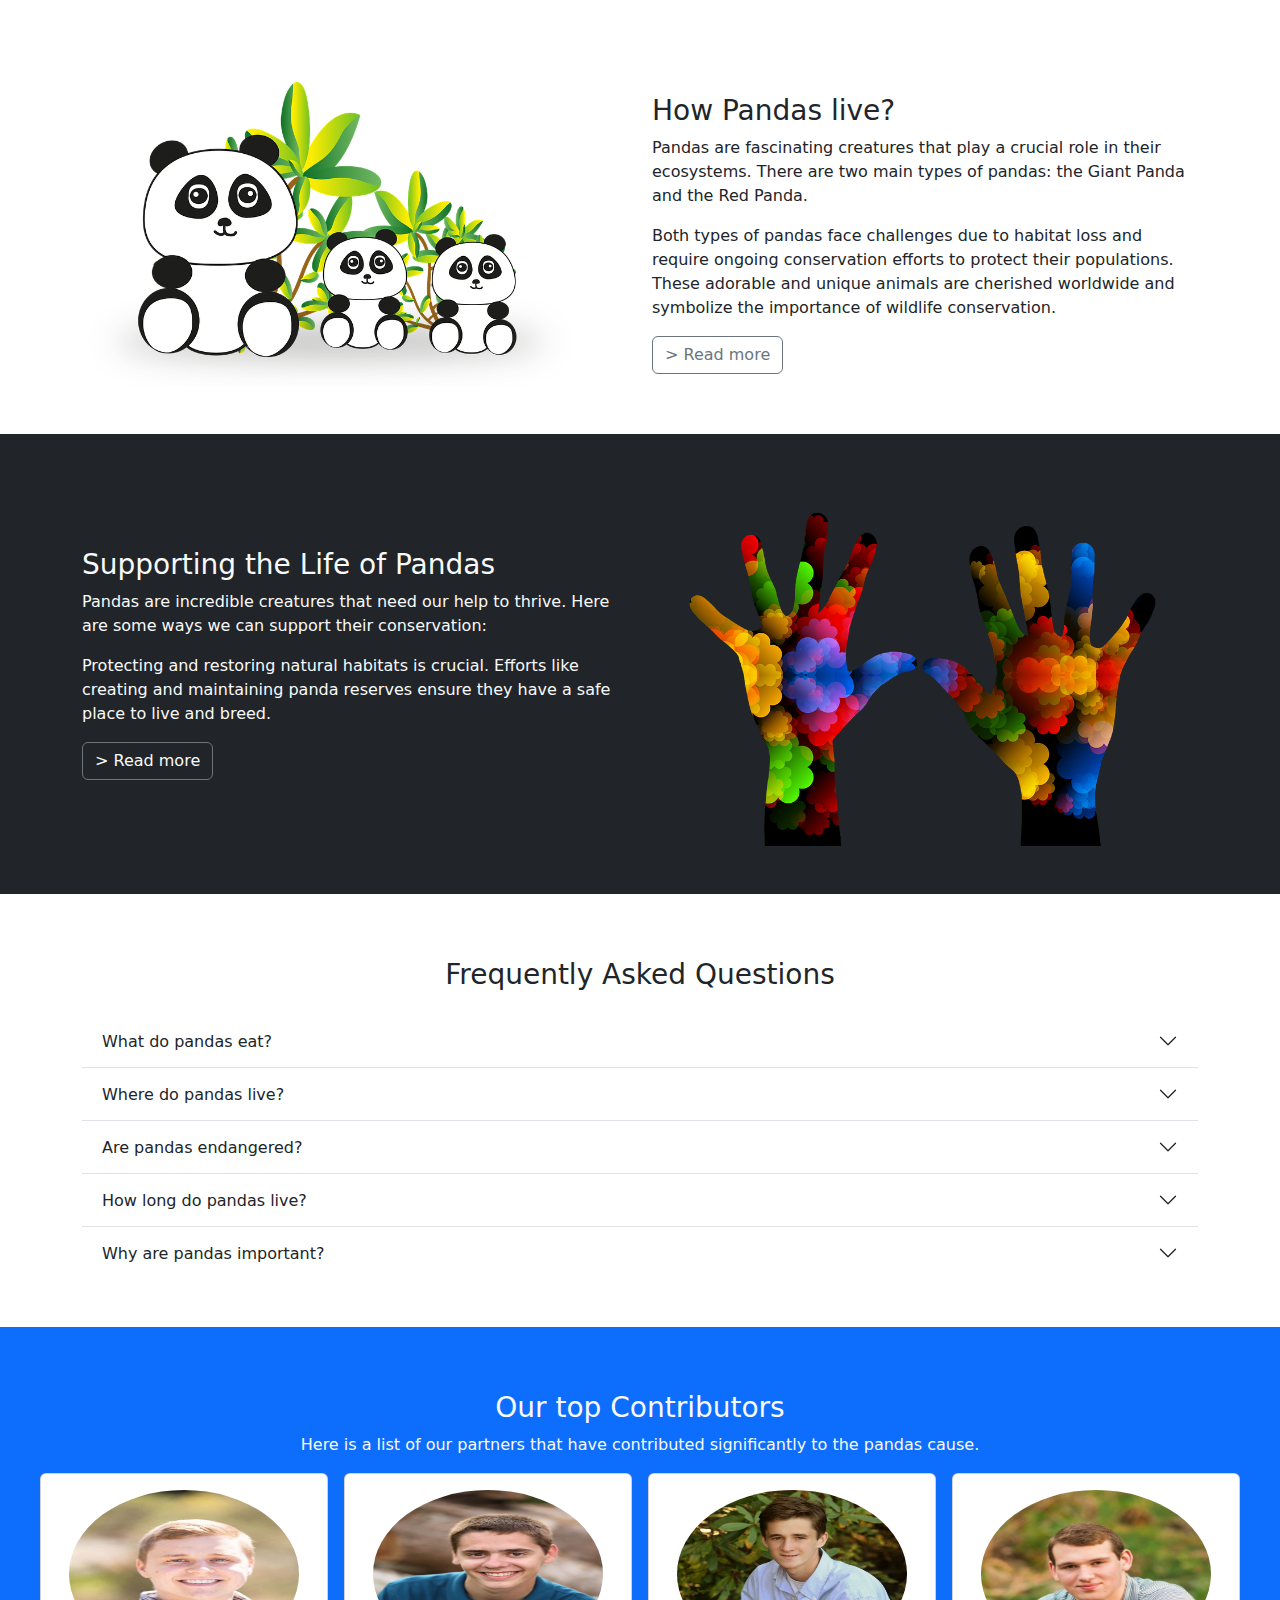
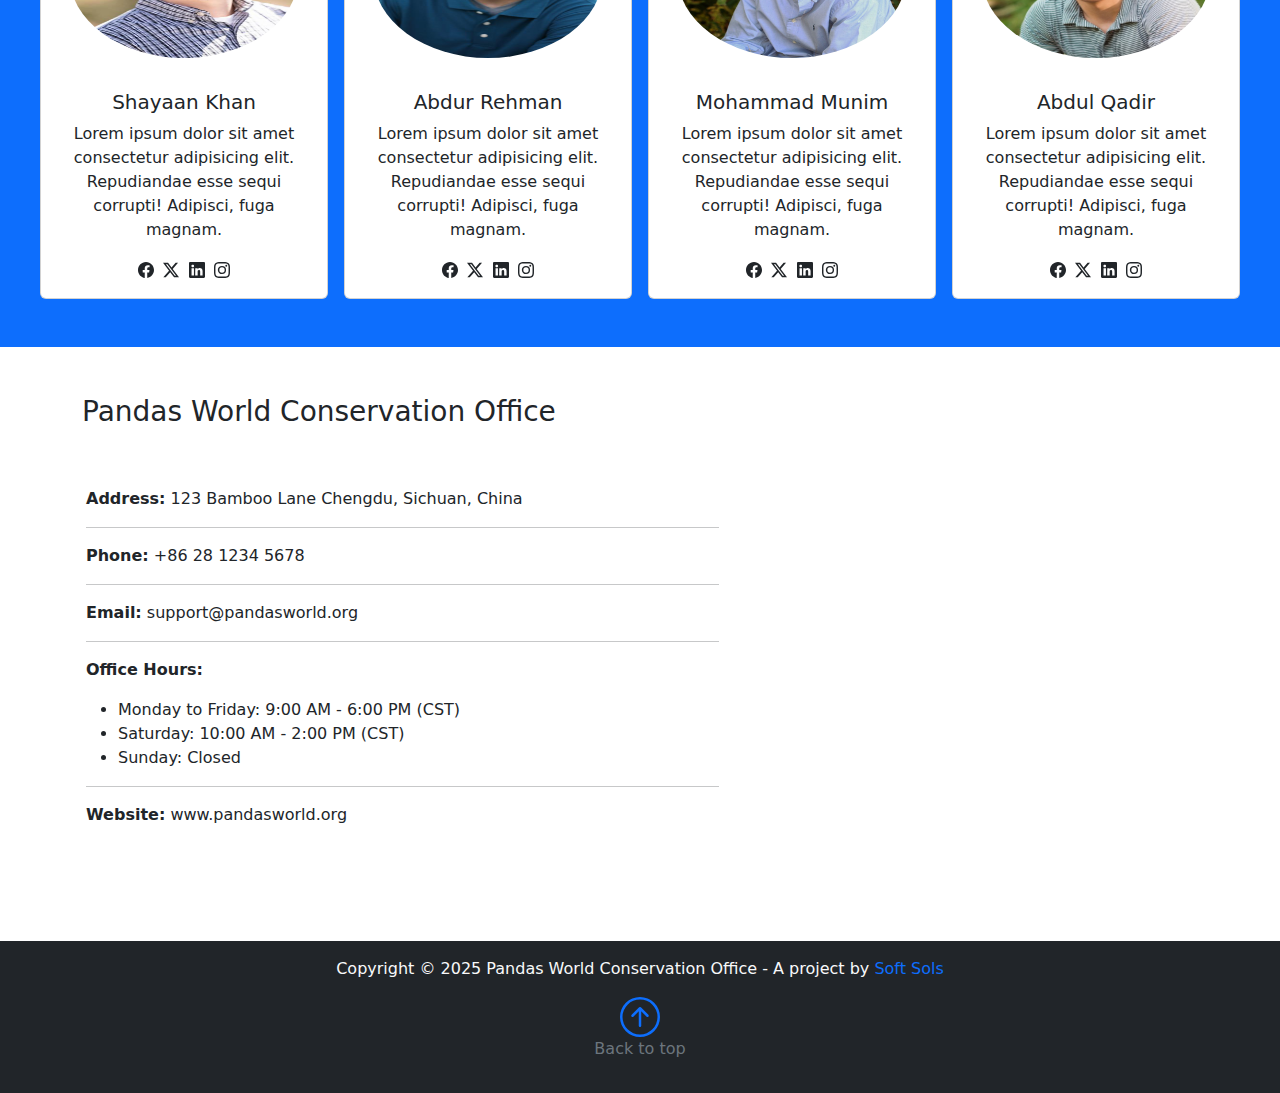
<file: tasks/week_5_tasks/week_4_task1.html>
<!doctype html>
<html lang="en">

<head>
    <meta charset="utf-8">
    <meta name="viewport" content="width=device-width, initial-scale=1">
    <title>Bootstrap demo</title>
    <link href="https://cdn.jsdelivr.net/npm/bootstrap@5.3.3/dist/css/bootstrap.min.css" rel="stylesheet"
        integrity="sha384-QWTKZyjpPEjISv5WaRU9OFeRpok6YctnYmDr5pNlyT2bRjXh0JMhjY6hW+ALEwIH" crossorigin="anonymous">
</head>

<body>

    <!-- bootstrap navbar begins-->
    <nav class="navbar navbar-expand-lg  text-info-emphasis bg-dark" id="topMenu">
        <div class="container d-flex justify-content-between">
            <a class="navbar-brand text-light" href="#">🐼 Pandas World</a>
            <button class="navbar-toggler bg-light" type="button" data-bs-toggle="collapse"
                data-bs-target="#navbarNavAltMarkup" aria-controls="navbarNavAltMarkup" aria-expanded="false"
                aria-label="Toggle navigation">
                <span class="navbar-toggler-icon"></span>
            </button>
            <div class="collapse navbar-collapse" id="navbarNavAltMarkup">
                <div class="navbar-nav ms-auto">
                    <a class="nav-link text-white-50 active" aria-current="page" href="#">Why you should care?</a>
                    <a class="nav-link text-white-50" href="#">Life of Pandas</a>
                    <a class="nav-link text-white-50" href="#">Show Support</a>
                </div>
            </div>
        </div>
    </nav>
    <!-- bootstrap navbar ends-->


    <div class="container-fluid bg-dark">
        <div class="container">
            <div class="row d-flex justify-content-center align-items-center">
                <div class="col-6 col text-light ">
                    <h3>Pandas lives matter,<span class="text-warning"> of course.</span></h3>
                    <p>Pandas are amazing creatures that deserve our love and protection. They're not only incredibly
                        cute but also an important part of our ecosystem.</p>
                    <button type="button" class="btn btn-primary btn-lg">Support</button>
                </div>
                <div class="col-6 col">
                    <img src="../../assets/panda_PNG22.png" alt="" width="600" height="700">
                </div>
            </div>
        </div>
    </div>



    <div class="container-fluid bg-primary">
        <div class="container">
            <div class="row d-flex justify-content-center align-items-center">

                <div class="col-5 col text-light ">
                    <h3>Sign-up for our Newsletter</h3>
                </div>

                <div class="col-7 col p-5">
                    <form class="d-flex">
                        <input type="email" class="form-control" id="exampleInputEmail1" aria-describedby="emailHelp"
                            placeholder="Enter email">
                        <button type="button" class="btn btn-dark">SignUp</button>
                    </form>
                </div>

            </div>

        </div>
    </div>



    <div class="container-fluid p-5">
        <div class="container">

            <div class="row d-flex justify-content-between align-items-stretch">

                <div class="card bg-dark text-light p-2" style="width: 21rem;">
                    <img src="../../assets/giant_pandas.png" width="200" height="320" class="card-img-top" alt="...">
                    <div class="card-body">
                        <h5 class="card-title">Giant Pandas</h5>
                        <p class="card-text">These are the more commonly known pandas with their distinctive black and
                            white fur. Giant pandas are native to China and primarily eat bamboo. They are classified as
                            a vulnerable species due to habitat loss and low birth rates.
                        </p>
                        <a href="#" class="btn btn-primary">> Read more</a>
                    </div>
                </div>

                <div class="card bg-secondary text-light p-2" style="width: 21rem;">
                    <img src="../../assets/red_pandas.png" width="200" height="250" class="card-img-top" alt="...">
                    <div class="card-body">
                        <h5 class="card-title text-center">Red Pandas</h5>
                        <p class="card-text">Red pandas are smaller and have reddish-brown fur with a long, bushy tail.
                            They are also native to the Himalayas and southwestern China. Despite their name, red pandas
                            are not closely related to giant pandas. They primarily eat bamboo, but their diet can also
                            include fruits, acorns, and insects.</p>
                        <a href="#" class="btn btn-primary">> Read more</a>
                    </div>
                </div>

                <div class="card bg-dark text-light p-2" style="width: 21rem;">
                    <img src="../../assets/pandas_films.png" width="200" height="320" class="card-img-top" alt="...">
                    <div class="card-body">
                        <h5 class="card-title">Pandas Films</h5>
                        <p class="card-text">There are several films featuring pandas that you might enjoy. These films
                            offer a mix of entertainment and education, showcasing the charm and importance of pandas in
                            their natural habitat and conservation efforts.</p>
                        <a href="#" class="btn btn-primary">> Read more</a>
                    </div>
                </div>

            </div>

        </div>
    </div>



    <div class="container-fluid p-5">
        <div class="container">
            <div class="row d-flex justify-content-center align-items-center">

                <div class="col-6 col">
                    <img src="../../assets/pandas_life.png" alt="" width="100%" height="100%">
                </div>

                <div class="col-6 col ">
                    <h3>How Pandas live?</h3>
                    <p>Pandas are fascinating creatures that play a crucial role in their ecosystems. There are two main
                        types of pandas: the Giant Panda and the Red Panda.</p>
                    <p>Both types of pandas face challenges due to habitat loss and require ongoing conservation efforts
                        to protect their populations. These adorable and unique animals are cherished worldwide and
                        symbolize the importance of wildlife conservation.</p>
                    <button type="button" class="btn btn-outline-secondary">> Read more</button>
                </div>

            </div>

        </div>
    </div>




    <div class="container-fluid p-5 bg-dark text-light">
        <div class="container">
            <div class="row d-flex justify-content-center align-items-center">


                <div class="col-6 col ">
                    <h3>Supporting the Life of Pandas</h3>
                    <p>Pandas are incredible creatures that need our help to thrive. Here are some ways we can support
                        their conservation:</p>
                    <p>Protecting and restoring natural habitats is crucial. Efforts like creating and maintaining panda
                        reserves ensure they have a safe place to live and breed.</p>
                    <button type="button" class="btn btn-outline-secondary text-light">> Read more</button>
                </div>

                <div class="col-6 col">
                    <img src="../../assets/support.png" alt="" width="100%" height="100%">
                </div>


            </div>

        </div>
    </div>




    <div class="container-fluid p-5">
        <div class="container">
            <div class="row">

                <h3 class="text-center p-3">Frequently Asked Questions</h3>

                <div class="accordion accordion-flush" id="accordionFlushExample">

                    <div class="accordion-item">
                        <h2 class="accordion-header">
                            <button class="accordion-button collapsed" type="button" data-bs-toggle="collapse"
                                data-bs-target="#flush-collapseOne" aria-expanded="false"
                                aria-controls="flush-collapseOne">
                                What do pandas eat?
                            </button>
                        </h2>
                        <div id="flush-collapseOne" class="accordion-collapse collapse"
                            data-bs-parent="#accordionFlushExample">
                            <div class="accordion-body">Giant Pandas primarily eat bamboo, which makes up about 99% of
                                their diet. They occasionally eat other vegetation, small rodents, or carrion. Red
                                Pandas also eat bamboo, but their diet includes fruits, acorns, and insects.
                            </div>
                        </div>
                    </div>

                    <div class="accordion-item">
                        <h2 class="accordion-header">
                            <button class="accordion-button collapsed" type="button" data-bs-toggle="collapse"
                                data-bs-target="#flush-collapseTwo" aria-expanded="false"
                                aria-controls="flush-collapseTwo">
                                Where do pandas live?
                            </button>
                        </h2>
                        <div id="flush-collapseTwo" class="accordion-collapse collapse"
                            data-bs-parent="#accordionFlushExample">
                            <div class="accordion-body">Giant Pandas are native to the mountainous regions of central
                                China, particularly in Sichuan, Shaanxi, and Gansu provinces. Red Pandas live in the
                                temperate forests of the Himalayas and southwestern China.
                            </div>
                        </div>
                    </div>

                    <div class="accordion-item">
                        <h2 class="accordion-header">
                            <button class="accordion-button collapsed" type="button" data-bs-toggle="collapse"
                                data-bs-target="#flush-collapseThree" aria-expanded="false"
                                aria-controls="flush-collapseThree">
                                Are pandas endangered?
                            </button>
                        </h2>
                        <div id="flush-collapseThree" class="accordion-collapse collapse"
                            data-bs-parent="#accordionFlushExample">
                            <div class="accordion-body">Giant Pandas are classified as vulnerable due to habitat loss
                                and low birth rates. Thanks to conservation efforts, their population has been
                                increasing. Red Pandas are also classified as vulnerable due to habitat destruction and
                                fragmentation.

                            </div>
                        </div>
                    </div>

                    <div class="accordion-item">
                        <h2 class="accordion-header">
                            <button class="accordion-button collapsed" type="button" data-bs-toggle="collapse"
                                data-bs-target="#flush-collapseFour" aria-expanded="false"
                                aria-controls="flush-collapseFour">
                                How long do pandas live?
                            </button>
                        </h2>
                        <div id="flush-collapseFour" class="accordion-collapse collapse"
                            data-bs-parent="#accordionFlushExample">
                            <div class="accordion-body">In the wild, Giant Pandas typically live around 15-20 years, but
                                in captivity, they can live up to 30 years. Red Pandas have a lifespan of about 8-10
                                years in the wild and up to 15 years in captivity.
                            </div>
                        </div>
                    </div>

                    <div class="accordion-item">
                        <h2 class="accordion-header">
                            <button class="accordion-button collapsed" type="button" data-bs-toggle="collapse"
                                data-bs-target="#flush-collapseFive" aria-expanded="false"
                                aria-controls="flush-collapseFive">
                                Why are pandas important?
                            </button>
                        </h2>
                        <div id="flush-collapseFive" class="accordion-collapse collapse"
                            data-bs-parent="#accordionFlushExample">
                            <div class="accordion-body">Pandas play a crucial role in their ecosystems by promoting the
                                growth of bamboo forests and maintaining biodiversity. They are also an important symbol
                                for wildlife conservation efforts worldwide.

                            </div>
                        </div>
                    </div>
                </div>


            </div>

        </div>
    </div>




    <div class="container-fluid p-5 bg-primary text-light">
        <h3 class="text-center pt-3">Our top Contributors</h3>
        <p class="text-center">Here is a list of our partners that have contributed significantly to the pandas
            cause.</p>
        <div class="row d-flex justify-content-center align-items-center flex-gap-5">


            <div class="card text-center me-3" style="width: 18rem;">
                <img src="../../assets/man1.jpeg" width="30" height="200" class="card-img-top rounded-circle p-3"
                    alt="our top contributor">
                <div class="card-body">
                    <h5 class="card-title">Shayaan Khan</h5>
                    <p class="card-text">Lorem ipsum dolor sit amet consectetur adipisicing elit. Repudiandae esse sequi
                        corrupti! Adipisci, fuga magnam.</p>

                    <div>


                        <svg xmlns="http://www.w3.org/2000/svg" width="16" height="16" fill="currentColor"
                            class="bi bi-facebook me-1" viewBox="0 0 16 16">
                            <path
                                d="M16 8.049c0-4.446-3.582-8.05-8-8.05C3.58 0-.002 3.603-.002 8.05c0 4.017 2.926 7.347 6.75 7.951v-5.625h-2.03V8.05H6.75V6.275c0-2.017 1.195-3.131 3.022-3.131.876 0 1.791.157 1.791.157v1.98h-1.009c-.993 0-1.303.621-1.303 1.258v1.51h2.218l-.354 2.326H9.25V16c3.824-.604 6.75-3.934 6.75-7.951" />
                        </svg>
                        <svg xmlns="http://www.w3.org/2000/svg" width="16" height="16" fill="currentColor"
                            class="bi bi-twitter-x me-1" viewBox="0 0 16 16">
                            <path
                                d="M12.6.75h2.454l-5.36 6.142L16 15.25h-4.937l-3.867-5.07-4.425 5.07H.316l5.733-6.57L0 .75h5.063l3.495 4.633L12.601.75Zm-.86 13.028h1.36L4.323 2.145H2.865z" />
                        </svg>
                        <svg xmlns="http://www.w3.org/2000/svg" width="16" height="16" fill="currentColor"
                            class="bi bi-linkedin me-1" viewBox="0 0 16 16">
                            <path
                                d="M0 1.146C0 .513.526 0 1.175 0h13.65C15.474 0 16 .513 16 1.146v13.708c0 .633-.526 1.146-1.175 1.146H1.175C.526 16 0 15.487 0 14.854zm4.943 12.248V6.169H2.542v7.225zm-1.2-8.212c.837 0 1.358-.554 1.358-1.248-.015-.709-.52-1.248-1.342-1.248S2.4 3.226 2.4 3.934c0 .694.521 1.248 1.327 1.248zm4.908 8.212V9.359c0-.216.016-.432.08-.586.173-.431.568-.878 1.232-.878.869 0 1.216.662 1.216 1.634v3.865h2.401V9.25c0-2.22-1.184-3.252-2.764-3.252-1.274 0-1.845.7-2.165 1.193v.025h-.016l.016-.025V6.169h-2.4c.03.678 0 7.225 0 7.225z" />
                        </svg>
                        <svg xmlns="http://www.w3.org/2000/svg" width="16" height="16" fill="currentColor"
                            class="bi bi-instagram" viewBox="0 0 16 16">
                            <path
                                d="M8 0C5.829 0 5.556.01 4.703.048 3.85.088 3.269.222 2.76.42a3.9 3.9 0 0 0-1.417.923A3.9 3.9 0 0 0 .42 2.76C.222 3.268.087 3.85.048 4.7.01 5.555 0 5.827 0 8.001c0 2.172.01 2.444.048 3.297.04.852.174 1.433.372 1.942.205.526.478.972.923 1.417.444.445.89.719 1.416.923.51.198 1.09.333 1.942.372C5.555 15.99 5.827 16 8 16s2.444-.01 3.298-.048c.851-.04 1.434-.174 1.943-.372a3.9 3.9 0 0 0 1.416-.923c.445-.445.718-.891.923-1.417.197-.509.332-1.09.372-1.942C15.99 10.445 16 10.173 16 8s-.01-2.445-.048-3.299c-.04-.851-.175-1.433-.372-1.941a3.9 3.9 0 0 0-.923-1.417A3.9 3.9 0 0 0 13.24.42c-.51-.198-1.092-.333-1.943-.372C10.443.01 10.172 0 7.998 0zm-.717 1.442h.718c2.136 0 2.389.007 3.232.046.78.035 1.204.166 1.486.275.373.145.64.319.92.599s.453.546.598.92c.11.281.24.705.275 1.485.039.843.047 1.096.047 3.231s-.008 2.389-.047 3.232c-.035.78-.166 1.203-.275 1.485a2.5 2.5 0 0 1-.599.919c-.28.28-.546.453-.92.598-.28.11-.704.24-1.485.276-.843.038-1.096.047-3.232.047s-2.39-.009-3.233-.047c-.78-.036-1.203-.166-1.485-.276a2.5 2.5 0 0 1-.92-.598 2.5 2.5 0 0 1-.6-.92c-.109-.281-.24-.705-.275-1.485-.038-.843-.046-1.096-.046-3.233s.008-2.388.046-3.231c.036-.78.166-1.204.276-1.486.145-.373.319-.64.599-.92s.546-.453.92-.598c.282-.11.705-.24 1.485-.276.738-.034 1.024-.044 2.515-.045zm4.988 1.328a.96.96 0 1 0 0 1.92.96.96 0 0 0 0-1.92m-4.27 1.122a4.109 4.109 0 1 0 0 8.217 4.109 4.109 0 0 0 0-8.217m0 1.441a2.667 2.667 0 1 1 0 5.334 2.667 2.667 0 0 1 0-5.334" />
                        </svg>

                    </div>

                </div>
            </div>

            <div class="card text-center me-3" style="width: 18rem;">
                <img src="../../assets/man2.jpeg" width="30" height="200" class="card-img-top rounded-circle p-3"
                    alt="our top contributor">
                <div class="card-body">
                    <h5 class="card-title">Abdur Rehman</h5>
                    <p class="card-text">Lorem ipsum dolor sit amet consectetur adipisicing elit. Repudiandae esse sequi
                        corrupti! Adipisci, fuga magnam.</p>

                    <div>


                        <svg xmlns="http://www.w3.org/2000/svg" width="16" height="16" fill="currentColor"
                            class="bi bi-facebook me-1" viewBox="0 0 16 16">
                            <path
                                d="M16 8.049c0-4.446-3.582-8.05-8-8.05C3.58 0-.002 3.603-.002 8.05c0 4.017 2.926 7.347 6.75 7.951v-5.625h-2.03V8.05H6.75V6.275c0-2.017 1.195-3.131 3.022-3.131.876 0 1.791.157 1.791.157v1.98h-1.009c-.993 0-1.303.621-1.303 1.258v1.51h2.218l-.354 2.326H9.25V16c3.824-.604 6.75-3.934 6.75-7.951" />
                        </svg>
                        <svg xmlns="http://www.w3.org/2000/svg" width="16" height="16" fill="currentColor"
                            class="bi bi-twitter-x me-1" viewBox="0 0 16 16">
                            <path
                                d="M12.6.75h2.454l-5.36 6.142L16 15.25h-4.937l-3.867-5.07-4.425 5.07H.316l5.733-6.57L0 .75h5.063l3.495 4.633L12.601.75Zm-.86 13.028h1.36L4.323 2.145H2.865z" />
                        </svg>
                        <svg xmlns="http://www.w3.org/2000/svg" width="16" height="16" fill="currentColor"
                            class="bi bi-linkedin me-1" viewBox="0 0 16 16">
                            <path
                                d="M0 1.146C0 .513.526 0 1.175 0h13.65C15.474 0 16 .513 16 1.146v13.708c0 .633-.526 1.146-1.175 1.146H1.175C.526 16 0 15.487 0 14.854zm4.943 12.248V6.169H2.542v7.225zm-1.2-8.212c.837 0 1.358-.554 1.358-1.248-.015-.709-.52-1.248-1.342-1.248S2.4 3.226 2.4 3.934c0 .694.521 1.248 1.327 1.248zm4.908 8.212V9.359c0-.216.016-.432.08-.586.173-.431.568-.878 1.232-.878.869 0 1.216.662 1.216 1.634v3.865h2.401V9.25c0-2.22-1.184-3.252-2.764-3.252-1.274 0-1.845.7-2.165 1.193v.025h-.016l.016-.025V6.169h-2.4c.03.678 0 7.225 0 7.225z" />
                        </svg>
                        <svg xmlns="http://www.w3.org/2000/svg" width="16" height="16" fill="currentColor"
                            class="bi bi-instagram" viewBox="0 0 16 16">
                            <path
                                d="M8 0C5.829 0 5.556.01 4.703.048 3.85.088 3.269.222 2.76.42a3.9 3.9 0 0 0-1.417.923A3.9 3.9 0 0 0 .42 2.76C.222 3.268.087 3.85.048 4.7.01 5.555 0 5.827 0 8.001c0 2.172.01 2.444.048 3.297.04.852.174 1.433.372 1.942.205.526.478.972.923 1.417.444.445.89.719 1.416.923.51.198 1.09.333 1.942.372C5.555 15.99 5.827 16 8 16s2.444-.01 3.298-.048c.851-.04 1.434-.174 1.943-.372a3.9 3.9 0 0 0 1.416-.923c.445-.445.718-.891.923-1.417.197-.509.332-1.09.372-1.942C15.99 10.445 16 10.173 16 8s-.01-2.445-.048-3.299c-.04-.851-.175-1.433-.372-1.941a3.9 3.9 0 0 0-.923-1.417A3.9 3.9 0 0 0 13.24.42c-.51-.198-1.092-.333-1.943-.372C10.443.01 10.172 0 7.998 0zm-.717 1.442h.718c2.136 0 2.389.007 3.232.046.78.035 1.204.166 1.486.275.373.145.64.319.92.599s.453.546.598.92c.11.281.24.705.275 1.485.039.843.047 1.096.047 3.231s-.008 2.389-.047 3.232c-.035.78-.166 1.203-.275 1.485a2.5 2.5 0 0 1-.599.919c-.28.28-.546.453-.92.598-.28.11-.704.24-1.485.276-.843.038-1.096.047-3.232.047s-2.39-.009-3.233-.047c-.78-.036-1.203-.166-1.485-.276a2.5 2.5 0 0 1-.92-.598 2.5 2.5 0 0 1-.6-.92c-.109-.281-.24-.705-.275-1.485-.038-.843-.046-1.096-.046-3.233s.008-2.388.046-3.231c.036-.78.166-1.204.276-1.486.145-.373.319-.64.599-.92s.546-.453.92-.598c.282-.11.705-.24 1.485-.276.738-.034 1.024-.044 2.515-.045zm4.988 1.328a.96.96 0 1 0 0 1.92.96.96 0 0 0 0-1.92m-4.27 1.122a4.109 4.109 0 1 0 0 8.217 4.109 4.109 0 0 0 0-8.217m0 1.441a2.667 2.667 0 1 1 0 5.334 2.667 2.667 0 0 1 0-5.334" />
                        </svg>

                    </div>

                </div>
            </div>

            <div class="card text-center me-3" style="width: 18rem;">
                <img src="../../assets/man3.jpeg" width="30" height="200" class="card-img-top rounded-circle p-3"
                    alt="our top contributor">
                <div class="card-body">
                    <h5 class="card-title">Mohammad Munim</h5>
                    <p class="card-text">Lorem ipsum dolor sit amet consectetur adipisicing elit. Repudiandae esse sequi
                        corrupti! Adipisci, fuga magnam.</p>

                    <div>


                        <svg xmlns="http://www.w3.org/2000/svg" width="16" height="16" fill="currentColor"
                            class="bi bi-facebook  me-1" viewBox="0 0 16 16">
                            <path
                                d="M16 8.049c0-4.446-3.582-8.05-8-8.05C3.58 0-.002 3.603-.002 8.05c0 4.017 2.926 7.347 6.75 7.951v-5.625h-2.03V8.05H6.75V6.275c0-2.017 1.195-3.131 3.022-3.131.876 0 1.791.157 1.791.157v1.98h-1.009c-.993 0-1.303.621-1.303 1.258v1.51h2.218l-.354 2.326H9.25V16c3.824-.604 6.75-3.934 6.75-7.951" />
                        </svg>
                        <svg xmlns="http://www.w3.org/2000/svg" width="16" height="16" fill="currentColor"
                            class="bi bi-twitter-x me-1" viewBox="0 0 16 16">
                            <path
                                d="M12.6.75h2.454l-5.36 6.142L16 15.25h-4.937l-3.867-5.07-4.425 5.07H.316l5.733-6.57L0 .75h5.063l3.495 4.633L12.601.75Zm-.86 13.028h1.36L4.323 2.145H2.865z" />
                        </svg>
                        <svg xmlns="http://www.w3.org/2000/svg" width="16" height="16" fill="currentColor"
                            class="bi bi-linkedin me-1" viewBox="0 0 16 16">
                            <path
                                d="M0 1.146C0 .513.526 0 1.175 0h13.65C15.474 0 16 .513 16 1.146v13.708c0 .633-.526 1.146-1.175 1.146H1.175C.526 16 0 15.487 0 14.854zm4.943 12.248V6.169H2.542v7.225zm-1.2-8.212c.837 0 1.358-.554 1.358-1.248-.015-.709-.52-1.248-1.342-1.248S2.4 3.226 2.4 3.934c0 .694.521 1.248 1.327 1.248zm4.908 8.212V9.359c0-.216.016-.432.08-.586.173-.431.568-.878 1.232-.878.869 0 1.216.662 1.216 1.634v3.865h2.401V9.25c0-2.22-1.184-3.252-2.764-3.252-1.274 0-1.845.7-2.165 1.193v.025h-.016l.016-.025V6.169h-2.4c.03.678 0 7.225 0 7.225z" />
                        </svg>
                        <svg xmlns="http://www.w3.org/2000/svg" width="16" height="16" fill="currentColor"
                            class="bi bi-instagram" viewBox="0 0 16 16">
                            <path
                                d="M8 0C5.829 0 5.556.01 4.703.048 3.85.088 3.269.222 2.76.42a3.9 3.9 0 0 0-1.417.923A3.9 3.9 0 0 0 .42 2.76C.222 3.268.087 3.85.048 4.7.01 5.555 0 5.827 0 8.001c0 2.172.01 2.444.048 3.297.04.852.174 1.433.372 1.942.205.526.478.972.923 1.417.444.445.89.719 1.416.923.51.198 1.09.333 1.942.372C5.555 15.99 5.827 16 8 16s2.444-.01 3.298-.048c.851-.04 1.434-.174 1.943-.372a3.9 3.9 0 0 0 1.416-.923c.445-.445.718-.891.923-1.417.197-.509.332-1.09.372-1.942C15.99 10.445 16 10.173 16 8s-.01-2.445-.048-3.299c-.04-.851-.175-1.433-.372-1.941a3.9 3.9 0 0 0-.923-1.417A3.9 3.9 0 0 0 13.24.42c-.51-.198-1.092-.333-1.943-.372C10.443.01 10.172 0 7.998 0zm-.717 1.442h.718c2.136 0 2.389.007 3.232.046.78.035 1.204.166 1.486.275.373.145.64.319.92.599s.453.546.598.92c.11.281.24.705.275 1.485.039.843.047 1.096.047 3.231s-.008 2.389-.047 3.232c-.035.78-.166 1.203-.275 1.485a2.5 2.5 0 0 1-.599.919c-.28.28-.546.453-.92.598-.28.11-.704.24-1.485.276-.843.038-1.096.047-3.232.047s-2.39-.009-3.233-.047c-.78-.036-1.203-.166-1.485-.276a2.5 2.5 0 0 1-.92-.598 2.5 2.5 0 0 1-.6-.92c-.109-.281-.24-.705-.275-1.485-.038-.843-.046-1.096-.046-3.233s.008-2.388.046-3.231c.036-.78.166-1.204.276-1.486.145-.373.319-.64.599-.92s.546-.453.92-.598c.282-.11.705-.24 1.485-.276.738-.034 1.024-.044 2.515-.045zm4.988 1.328a.96.96 0 1 0 0 1.92.96.96 0 0 0 0-1.92m-4.27 1.122a4.109 4.109 0 1 0 0 8.217 4.109 4.109 0 0 0 0-8.217m0 1.441a2.667 2.667 0 1 1 0 5.334 2.667 2.667 0 0 1 0-5.334" />
                        </svg>

                    </div>

                </div>
            </div>

            <div class="card text-center" style="width: 18rem;">
                <img src="../../assets/man4.jpeg" width="30" height="200" class="card-img-top rounded-circle p-3"
                    alt="our top contributor">
                <div class="card-body">
                    <h5 class="card-title">Abdul Qadir</h5>
                    <p class="card-text">Lorem ipsum dolor sit amet consectetur adipisicing elit. Repudiandae esse sequi
                        corrupti! Adipisci, fuga magnam.</p>

                    <div>


                        <svg xmlns="http://www.w3.org/2000/svg" width="16" height="16" fill="currentColor"
                            class="bi bi-facebook me-1" viewBox="0 0 16 16">
                            <path
                                d="M16 8.049c0-4.446-3.582-8.05-8-8.05C3.58 0-.002 3.603-.002 8.05c0 4.017 2.926 7.347 6.75 7.951v-5.625h-2.03V8.05H6.75V6.275c0-2.017 1.195-3.131 3.022-3.131.876 0 1.791.157 1.791.157v1.98h-1.009c-.993 0-1.303.621-1.303 1.258v1.51h2.218l-.354 2.326H9.25V16c3.824-.604 6.75-3.934 6.75-7.951" />
                        </svg>
                        <svg xmlns="http://www.w3.org/2000/svg" width="16" height="16" fill="currentColor"
                            class="bi bi-twitter-x me-1" viewBox="0 0 16 16">
                            <path
                                d="M12.6.75h2.454l-5.36 6.142L16 15.25h-4.937l-3.867-5.07-4.425 5.07H.316l5.733-6.57L0 .75h5.063l3.495 4.633L12.601.75Zm-.86 13.028h1.36L4.323 2.145H2.865z" />
                        </svg>
                        <svg xmlns="http://www.w3.org/2000/svg" width="16" height="16" fill="currentColor"
                            class="bi bi-linkedin me-1" viewBox="0 0 16 16">
                            <path
                                d="M0 1.146C0 .513.526 0 1.175 0h13.65C15.474 0 16 .513 16 1.146v13.708c0 .633-.526 1.146-1.175 1.146H1.175C.526 16 0 15.487 0 14.854zm4.943 12.248V6.169H2.542v7.225zm-1.2-8.212c.837 0 1.358-.554 1.358-1.248-.015-.709-.52-1.248-1.342-1.248S2.4 3.226 2.4 3.934c0 .694.521 1.248 1.327 1.248zm4.908 8.212V9.359c0-.216.016-.432.08-.586.173-.431.568-.878 1.232-.878.869 0 1.216.662 1.216 1.634v3.865h2.401V9.25c0-2.22-1.184-3.252-2.764-3.252-1.274 0-1.845.7-2.165 1.193v.025h-.016l.016-.025V6.169h-2.4c.03.678 0 7.225 0 7.225z" />
                        </svg>
                        <svg xmlns="http://www.w3.org/2000/svg" width="16" height="16" fill="currentColor"
                            class="bi bi-instagram" viewBox="0 0 16 16">
                            <path
                                d="M8 0C5.829 0 5.556.01 4.703.048 3.85.088 3.269.222 2.76.42a3.9 3.9 0 0 0-1.417.923A3.9 3.9 0 0 0 .42 2.76C.222 3.268.087 3.85.048 4.7.01 5.555 0 5.827 0 8.001c0 2.172.01 2.444.048 3.297.04.852.174 1.433.372 1.942.205.526.478.972.923 1.417.444.445.89.719 1.416.923.51.198 1.09.333 1.942.372C5.555 15.99 5.827 16 8 16s2.444-.01 3.298-.048c.851-.04 1.434-.174 1.943-.372a3.9 3.9 0 0 0 1.416-.923c.445-.445.718-.891.923-1.417.197-.509.332-1.09.372-1.942C15.99 10.445 16 10.173 16 8s-.01-2.445-.048-3.299c-.04-.851-.175-1.433-.372-1.941a3.9 3.9 0 0 0-.923-1.417A3.9 3.9 0 0 0 13.24.42c-.51-.198-1.092-.333-1.943-.372C10.443.01 10.172 0 7.998 0zm-.717 1.442h.718c2.136 0 2.389.007 3.232.046.78.035 1.204.166 1.486.275.373.145.64.319.92.599s.453.546.598.92c.11.281.24.705.275 1.485.039.843.047 1.096.047 3.231s-.008 2.389-.047 3.232c-.035.78-.166 1.203-.275 1.485a2.5 2.5 0 0 1-.599.919c-.28.28-.546.453-.92.598-.28.11-.704.24-1.485.276-.843.038-1.096.047-3.232.047s-2.39-.009-3.233-.047c-.78-.036-1.203-.166-1.485-.276a2.5 2.5 0 0 1-.92-.598 2.5 2.5 0 0 1-.6-.92c-.109-.281-.24-.705-.275-1.485-.038-.843-.046-1.096-.046-3.233s.008-2.388.046-3.231c.036-.78.166-1.204.276-1.486.145-.373.319-.64.599-.92s.546-.453.92-.598c.282-.11.705-.24 1.485-.276.738-.034 1.024-.044 2.515-.045zm4.988 1.328a.96.96 0 1 0 0 1.92.96.96 0 0 0 0-1.92m-4.27 1.122a4.109 4.109 0 1 0 0 8.217 4.109 4.109 0 0 0 0-8.217m0 1.441a2.667 2.667 0 1 1 0 5.334 2.667 2.667 0 0 1 0-5.334" />
                        </svg>
                    </div>
                </div>
            </div>
        </div>

    </div>




    <div class="container-fluid p-5">
        <div class="container">
            <div class="row d-flex justify-content-center align-items-center">


                <h3>Pandas World Conservation Office</h3>
                <div class="col-7 col p-3">
                    <p>
                        <strong>Address:</strong> 123 Bamboo Lane Chengdu, Sichuan, China
                    </p>
                    <hr>

                    <p>
                        <strong>Phone:</strong> +86 28 1234 5678
                    </p>
                    <hr>

                    <p>
                        <strong>Email:</strong> support@pandasworld.org
                    </p>
                    <hr>

                    <p>
                        <strong>Office Hours:</strong>
                    <ul>
                        <li>Monday to Friday: 9:00 AM - 6:00 PM (CST)</li>
                        <li>Saturday: 10:00 AM - 2:00 PM (CST)</li>
                        <li>Sunday: Closed</li>
                    </ul>
                    </p>
                    <hr>

                    <p>
                        <strong>Website:</strong> www.pandasworld.org
                    </p>
                </div>

                <div class="col-5 col">
                    <iframe
                        src="https://www.google.com/maps/embed?pb=!1m14!1m12!1m3!1d52917.17540481622!2d71.46700799999998!3d34.0099072!2m3!1f0!2f0!3f0!3m2!1i1024!2i768!4f13.1!5e0!3m2!1sen!2s!4v1739183960915!5m2!1sen!2s"
                        width="600" height="450" style="border:0;" allowfullscreen="" loading="lazy"
                        referrerpolicy="no-referrer-when-downgrade"></iframe>
                </div>


            </div>

        </div>
    </div>



    <div class="container-fluid p-3 bg-dark text-light text-center">
        <p>Copyright &copy; 2025 Pandas World Conservation Office - A project by <a class="link-underline-dark" target="_blank" href="https://abdurcodes.github.io/landing_page_TOP/">Soft Sols</a></p>

        <div>
            <a href="#topMenu">
                <svg xmlns="http://www.w3.org/2000/svg" width="40" height="40" fill="currentColor"
                    class="bi bi-arrow-up-circle text-primary" viewBox="0 0 16 16">
                    <path fill-rule="evenodd"
                        d="M1 8a7 7 0 1 0 14 0A7 7 0 0 0 1 8m15 0A8 8 0 1 1 0 8a8 8 0 0 1 16 0m-7.5 3.5a.5.5 0 0 1-1 0V5.707L5.354 7.854a.5.5 0 1 1-.708-.708l3-3a.5.5 0 0 1 .708 0l3 3a.5.5 0 0 1-.708.708L8.5 5.707z" />
                </svg>
            </a>
            <p class="text-secondary">Back to top</p>
        </div>


    </div>


    <script src="https://cdn.jsdelivr.net/npm/bootstrap@5.3.3/dist/js/bootstrap.bundle.min.js"
        integrity="sha384-YvpcrYf0tY3lHB60NNkmXc5s9fDVZLESaAA55NDzOxhy9GkcIdslK1eN7N6jIeHz"
        crossorigin="anonymous"></script>
</body>

</html>
</file>
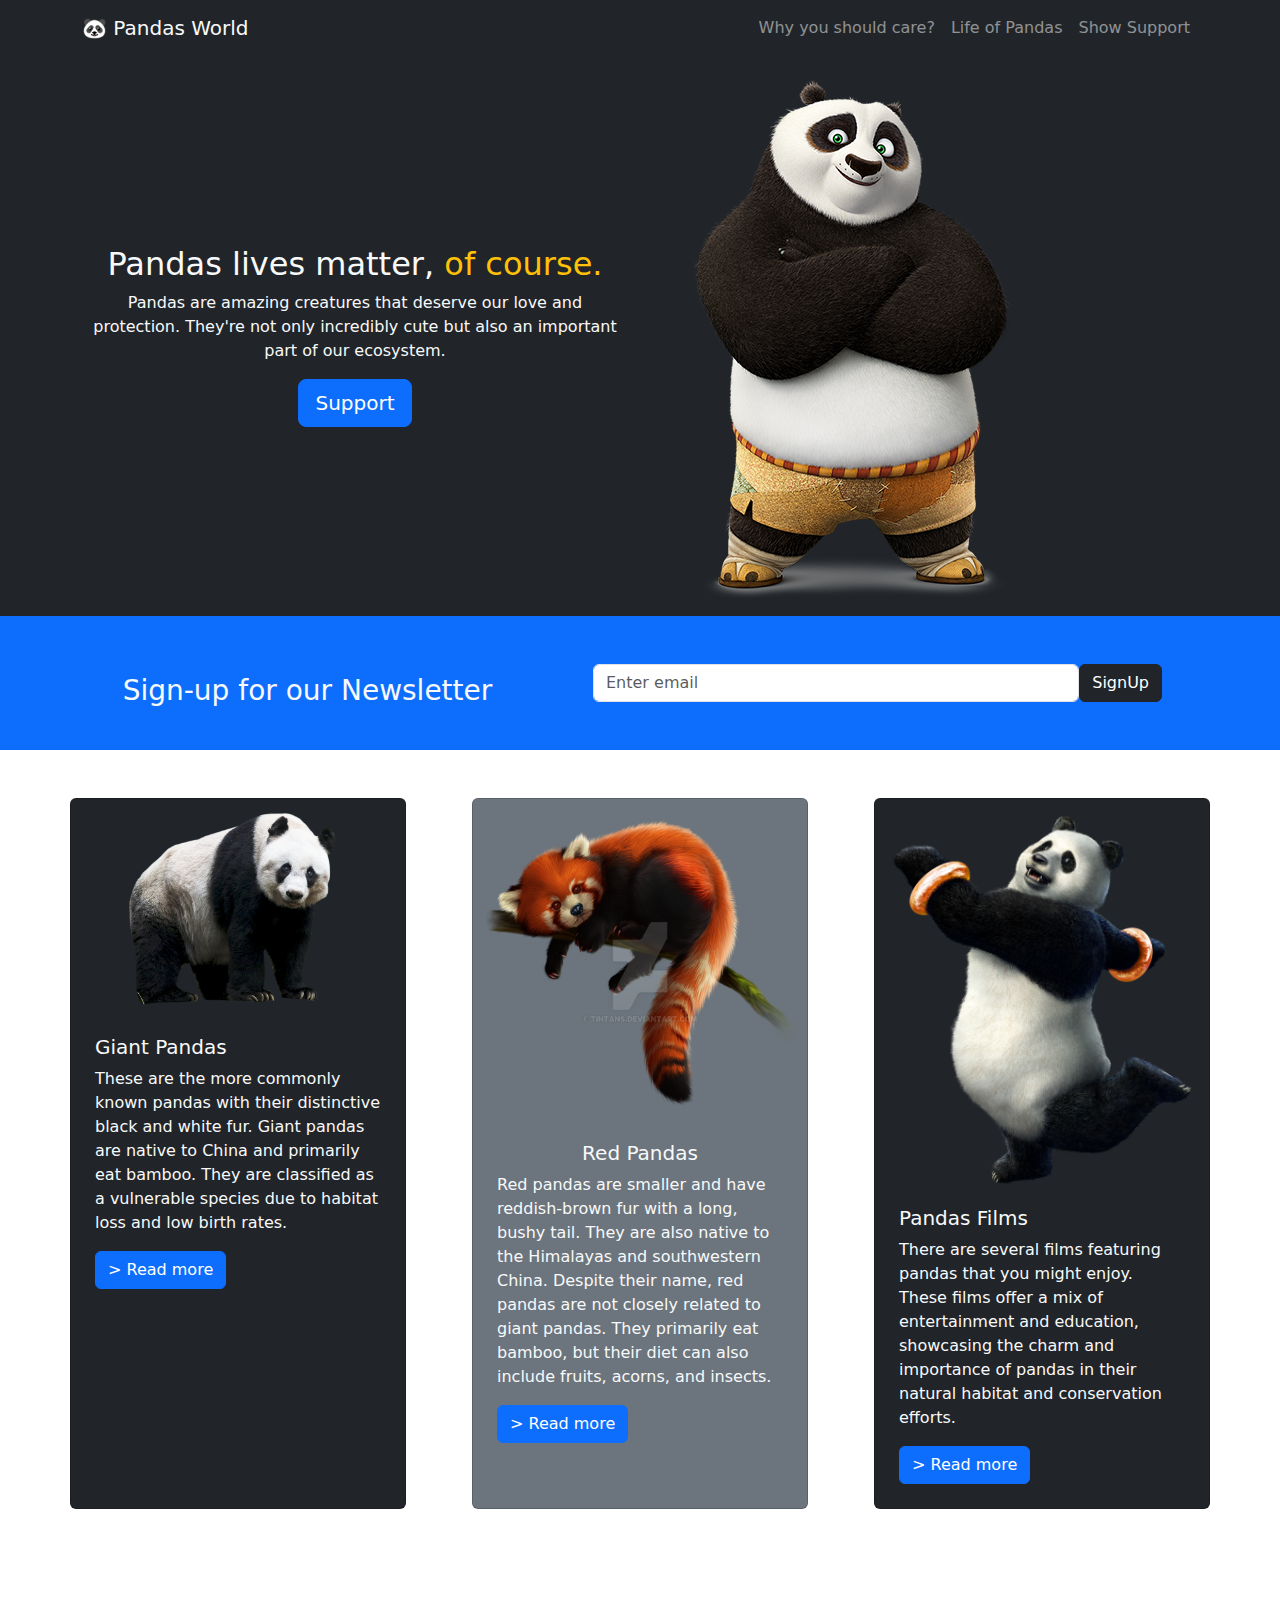
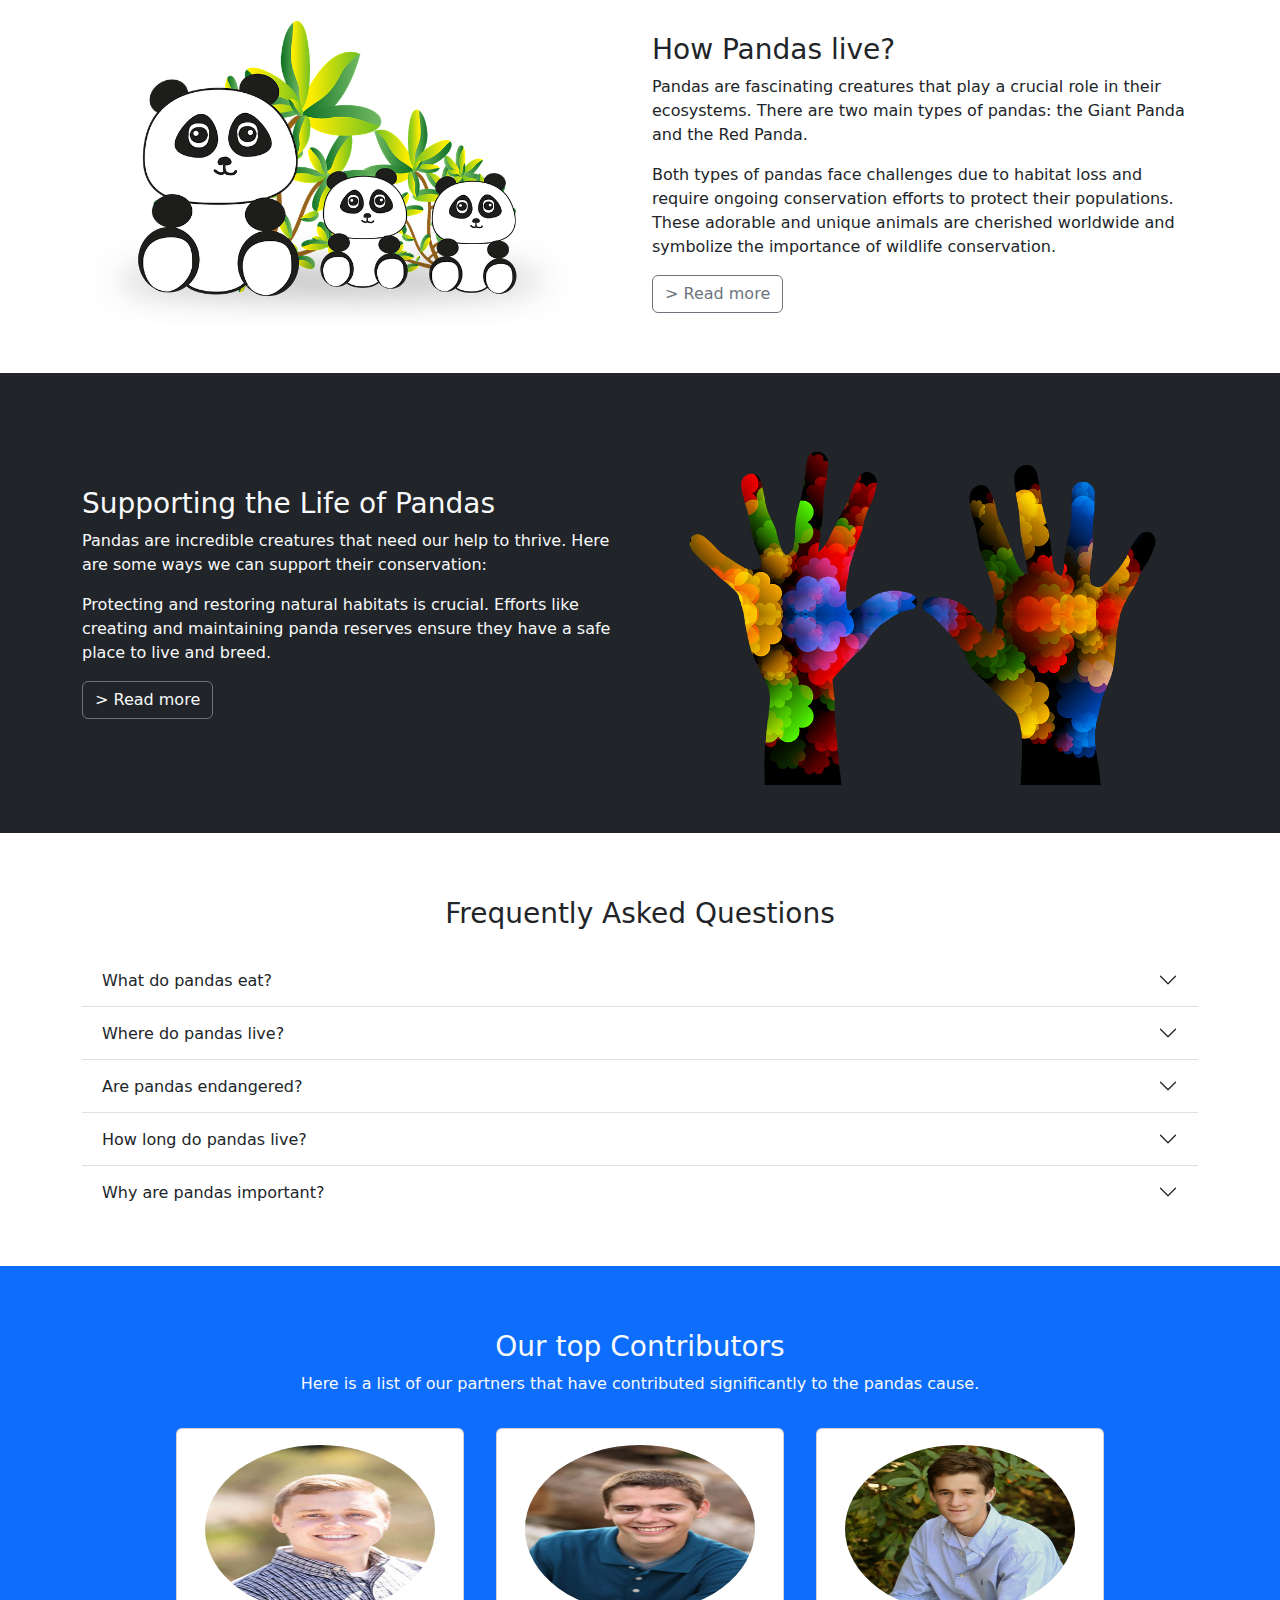
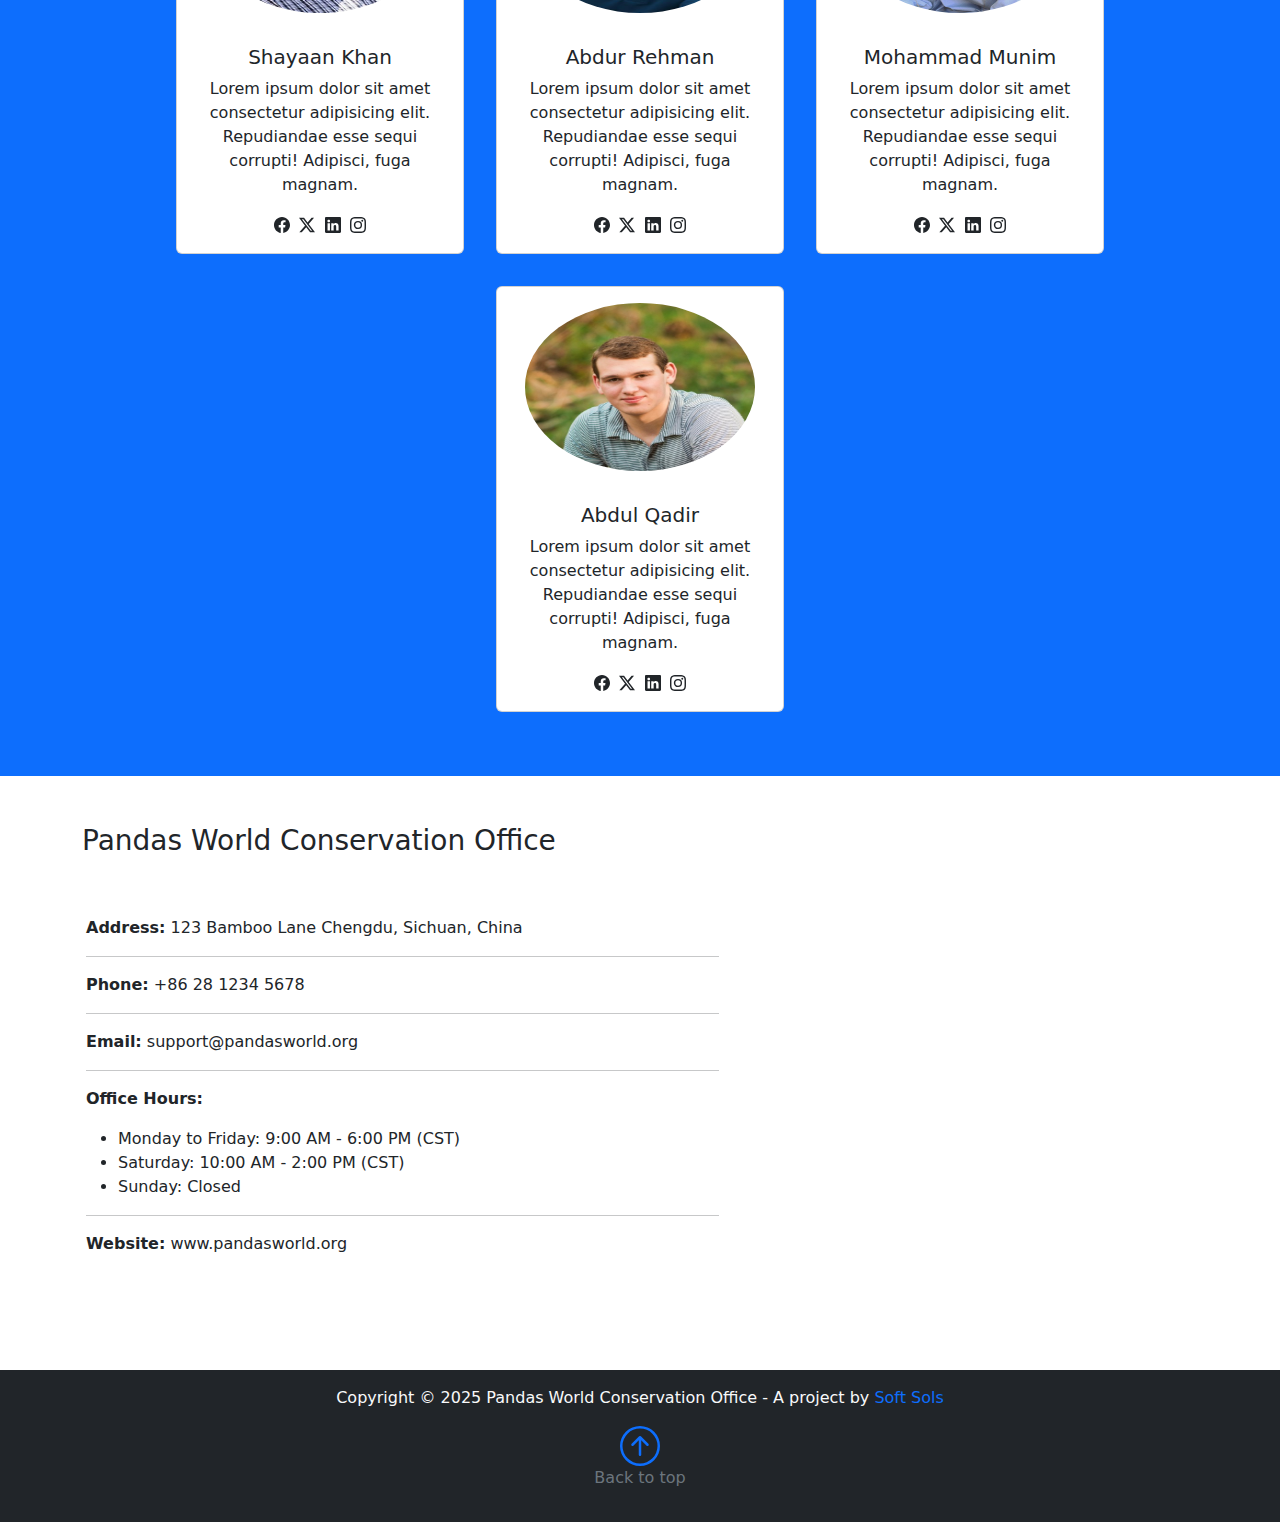
<file: tasks/week_5_tasks/week_5_task1.html>
<!doctype html>
<html lang="en">

<head>
    <meta charset="utf-8">
    <meta name="viewport" content="width=device-width, initial-scale=1">
    <title>Bootstrap demo</title>
    <link href="https://cdn.jsdelivr.net/npm/bootstrap@5.3.3/dist/css/bootstrap.min.css" rel="stylesheet"
        integrity="sha384-QWTKZyjpPEjISv5WaRU9OFeRpok6YctnYmDr5pNlyT2bRjXh0JMhjY6hW+ALEwIH" crossorigin="anonymous">

        <style>
            @media (min-width: 768px) {
                .custom-img {
                    width: 700px; /* Full dimensions on desktop */
                    height: 450px;
                }
            }
        </style>
</head>

<body>

    <!-- bootstrap navbar begins-->
    <nav class="navbar navbar-expand-lg  text-info-emphasis bg-dark" id="topMenu">
        <div class="container d-flex justify-content-between">
            <a class="navbar-brand text-light" href="#">🐼 Pandas World</a>
            <button class="navbar-toggler bg-light" type="button" data-bs-toggle="collapse"
                data-bs-target="#navbarNavAltMarkup" aria-controls="navbarNavAltMarkup" aria-expanded="false"
                aria-label="Toggle navigation">
                <span class="navbar-toggler-icon"></span>
            </button>
            <div class="collapse navbar-collapse" id="navbarNavAltMarkup">
                <div class="navbar-nav ms-auto text-center">
                    <a class="nav-link text-white-50 active" aria-current="page" href="#">Why you should care?</a>
                    <a class="nav-link text-white-50" href="#">Life of Pandas</a>
                    <a class="nav-link text-white-50" href="#">Show Support</a>
                </div>
            </div>
        </div>
    </nav>
    <!-- bootstrap navbar ends-->


    <div class="container-fluid bg-dark">
        <div class="container">
            <div class="row d-flex justify-content-center align-items-center flex-column flex-md-row">
                <div class="mt-4 mb-4  col-12 col-md-6 text-light text-center">
                    <h2>Pandas lives matter,<span class="text-warning"> of course.</span></h2>
                    <p>Pandas are amazing creatures that deserve our love and protection. They're not only incredibly
                        cute but also an important part of our ecosystem.</p>
                    <button type="button" class="btn btn-primary btn-lg">Support</button>
                </div>
                <div class="col-12 col-md-6">
                    <img src="../../assets/panda_PNG22.png" class="img-fluid" alt="" >
                </div>
            </div>
        </div>
    </div>



    <div class="container-fluid bg-primary">
        <div class="container">
            <div class="row d-flex justify-content-center align-items-center">

                <div class="col-12 col-md-5 mt-4 text-center text-light ">
                    <h3>Sign-up for our Newsletter</h3>
                </div>

                <div class="col-12 col-md-7 p-5">
                    <form class="d-flex">
                        <input type="email" class="form-control" id="exampleInputEmail1" aria-describedby="emailHelp"
                            placeholder="Enter email">
                        <button type="button" class="btn btn-dark">SignUp</button>
                    </form>
                </div>

            </div>

        </div>
    </div>



    <div class="container-fluid p-5">
        <div class="container">

            <div class="row d-flex justify-content-between align-items-stretch">

                <div class="card bg-dark text-light p-2 mb-3" style="width: 21rem;">
                    <img src="../../assets/giant_pandas.png" width="200" height="320" class="img-fluid card-img-top" alt="...">
                    <div class="card-body">
                        <h5 class="card-title">Giant Pandas</h5>
                        <p class="card-text">These are the more commonly known pandas with their distinctive black and
                            white fur. Giant pandas are native to China and primarily eat bamboo. They are classified as
                            a vulnerable species due to habitat loss and low birth rates.
                        </p>
                        <a href="#" class="btn btn-primary">> Read more</a>
                    </div>
                </div>

                <div class="card bg-secondary text-light p-2 mb-3" style="width: 21rem;">
                    <img src="../../assets/red_pandas.png" width="200" height="250" class="img-fluid card-img-top" alt="...">
                    <div class="card-body">
                        <h5 class="card-title text-center">Red Pandas</h5>
                        <p class="card-text">Red pandas are smaller and have reddish-brown fur with a long, bushy tail.
                            They are also native to the Himalayas and southwestern China. Despite their name, red pandas
                            are not closely related to giant pandas. They primarily eat bamboo, but their diet can also
                            include fruits, acorns, and insects.</p>
                        <a href="#" class="btn btn-primary">> Read more</a>
                    </div>
                </div>

                <div class="card bg-dark text-light p-2 mb-3" style="width: 21rem;">
                    <img src="../../assets/pandas_films.png" width="200" height="320" class="img-fluid card-img-top" alt="...">
                    <div class="card-body">
                        <h5 class="card-title">Pandas Films</h5>
                        <p class="card-text">There are several films featuring pandas that you might enjoy. These films
                            offer a mix of entertainment and education, showcasing the charm and importance of pandas in
                            their natural habitat and conservation efforts.</p>
                        <a href="#" class="btn btn-primary">> Read more</a>
                    </div>
                </div>

            </div>

        </div>
    </div>



    <div class="container-fluid p-5">
        <div class="container">
            <div class="row d-flex justify-content-center align-items-center">

                <div class="col-12 col-md-6">
                    <img src="../../assets/pandas_life.png" class="img-fluid" alt="" width="100%" height="100%">
                </div>

                <div class="col-12 col-md-6">
                    <h3>How Pandas live?</h3>
                    <p>Pandas are fascinating creatures that play a crucial role in their ecosystems. There are two main
                        types of pandas: the Giant Panda and the Red Panda.</p>
                    <p>Both types of pandas face challenges due to habitat loss and require ongoing conservation efforts
                        to protect their populations. These adorable and unique animals are cherished worldwide and
                        symbolize the importance of wildlife conservation.</p>
                    <button type="button" class="btn btn-outline-secondary">> Read more</button>
                </div>

            </div>

        </div>
    </div>




    <div class="container-fluid p-5 bg-dark text-light">
        <div class="container">
            <div class="row d-flex justify-content-center align-items-center">


                <div class="col-12 col-md-6">
                    <h3>Supporting the Life of Pandas</h3>
                    <p>Pandas are incredible creatures that need our help to thrive. Here are some ways we can support
                        their conservation:</p>
                    <p>Protecting and restoring natural habitats is crucial. Efforts like creating and maintaining panda
                        reserves ensure they have a safe place to live and breed.</p>
                    <button type="button" class="btn btn-outline-secondary text-light">> Read more</button>
                </div>

                <div class="col-12 col-md-6">
                    <img src="../../assets/support.png" alt="" width="100%" height="100%">
                </div>


            </div>

        </div>
    </div>




    <div class="container-fluid p-5">
        <div class="container">
            <div class="row">

                <h3 class="text-center p-3">Frequently Asked Questions</h3>

                <div class="accordion accordion-flush" id="accordionFlushExample">

                    <div class="accordion-item">
                        <h2 class="accordion-header">
                            <button class="accordion-button collapsed" type="button" data-bs-toggle="collapse"
                                data-bs-target="#flush-collapseOne" aria-expanded="false"
                                aria-controls="flush-collapseOne">
                                What do pandas eat?
                            </button>
                        </h2>
                        <div id="flush-collapseOne" class="accordion-collapse collapse"
                            data-bs-parent="#accordionFlushExample">
                            <div class="accordion-body">Giant Pandas primarily eat bamboo, which makes up about 99% of
                                their diet. They occasionally eat other vegetation, small rodents, or carrion. Red
                                Pandas also eat bamboo, but their diet includes fruits, acorns, and insects.
                            </div>
                        </div>
                    </div>

                    <div class="accordion-item">
                        <h2 class="accordion-header">
                            <button class="accordion-button collapsed" type="button" data-bs-toggle="collapse"
                                data-bs-target="#flush-collapseTwo" aria-expanded="false"
                                aria-controls="flush-collapseTwo">
                                Where do pandas live?
                            </button>
                        </h2>
                        <div id="flush-collapseTwo" class="accordion-collapse collapse"
                            data-bs-parent="#accordionFlushExample">
                            <div class="accordion-body">Giant Pandas are native to the mountainous regions of central
                                China, particularly in Sichuan, Shaanxi, and Gansu provinces. Red Pandas live in the
                                temperate forests of the Himalayas and southwestern China.
                            </div>
                        </div>
                    </div>

                    <div class="accordion-item">
                        <h2 class="accordion-header">
                            <button class="accordion-button collapsed" type="button" data-bs-toggle="collapse"
                                data-bs-target="#flush-collapseThree" aria-expanded="false"
                                aria-controls="flush-collapseThree">
                                Are pandas endangered?
                            </button>
                        </h2>
                        <div id="flush-collapseThree" class="accordion-collapse collapse"
                            data-bs-parent="#accordionFlushExample">
                            <div class="accordion-body">Giant Pandas are classified as vulnerable due to habitat loss
                                and low birth rates. Thanks to conservation efforts, their population has been
                                increasing. Red Pandas are also classified as vulnerable due to habitat destruction and
                                fragmentation.

                            </div>
                        </div>
                    </div>

                    <div class="accordion-item">
                        <h2 class="accordion-header">
                            <button class="accordion-button collapsed" type="button" data-bs-toggle="collapse"
                                data-bs-target="#flush-collapseFour" aria-expanded="false"
                                aria-controls="flush-collapseFour">
                                How long do pandas live?
                            </button>
                        </h2>
                        <div id="flush-collapseFour" class="accordion-collapse collapse"
                            data-bs-parent="#accordionFlushExample">
                            <div class="accordion-body">In the wild, Giant Pandas typically live around 15-20 years, but
                                in captivity, they can live up to 30 years. Red Pandas have a lifespan of about 8-10
                                years in the wild and up to 15 years in captivity.
                            </div>
                        </div>
                    </div>

                    <div class="accordion-item">
                        <h2 class="accordion-header">
                            <button class="accordion-button collapsed" type="button" data-bs-toggle="collapse"
                                data-bs-target="#flush-collapseFive" aria-expanded="false"
                                aria-controls="flush-collapseFive">
                                Why are pandas important?
                            </button>
                        </h2>
                        <div id="flush-collapseFive" class="accordion-collapse collapse"
                            data-bs-parent="#accordionFlushExample">
                            <div class="accordion-body">Pandas play a crucial role in their ecosystems by promoting the
                                growth of bamboo forests and maintaining biodiversity. They are also an important symbol
                                for wildlife conservation efforts worldwide.

                            </div>
                        </div>
                    </div>
                </div>


            </div>

        </div>
    </div>




    <div class="container-fluid p-5 bg-primary text-light">
        <h3 class="text-center pt-3">Our top Contributors</h3>
        <p class="text-center">Here is a list of our partners that have contributed significantly to the pandas
            cause.</p>
        <div class="row d-flex justify-content-center align-items-center flex-gap-5">


            <div class="card text-center m-3" style="width: 18rem;">
                <img src="../../assets/man1.jpeg" width="30" height="200" class="card-img-top rounded-circle p-3"
                    alt="our top contributor">
                <div class="card-body">
                    <h5 class="card-title">Shayaan Khan</h5>
                    <p class="card-text">Lorem ipsum dolor sit amet consectetur adipisicing elit. Repudiandae esse sequi
                        corrupti! Adipisci, fuga magnam.</p>

                    <div>


                        <svg xmlns="http://www.w3.org/2000/svg" width="16" height="16" fill="currentColor"
                            class="bi bi-facebook me-1" viewBox="0 0 16 16">
                            <path
                                d="M16 8.049c0-4.446-3.582-8.05-8-8.05C3.58 0-.002 3.603-.002 8.05c0 4.017 2.926 7.347 6.75 7.951v-5.625h-2.03V8.05H6.75V6.275c0-2.017 1.195-3.131 3.022-3.131.876 0 1.791.157 1.791.157v1.98h-1.009c-.993 0-1.303.621-1.303 1.258v1.51h2.218l-.354 2.326H9.25V16c3.824-.604 6.75-3.934 6.75-7.951" />
                        </svg>
                        <svg xmlns="http://www.w3.org/2000/svg" width="16" height="16" fill="currentColor"
                            class="bi bi-twitter-x me-1" viewBox="0 0 16 16">
                            <path
                                d="M12.6.75h2.454l-5.36 6.142L16 15.25h-4.937l-3.867-5.07-4.425 5.07H.316l5.733-6.57L0 .75h5.063l3.495 4.633L12.601.75Zm-.86 13.028h1.36L4.323 2.145H2.865z" />
                        </svg>
                        <svg xmlns="http://www.w3.org/2000/svg" width="16" height="16" fill="currentColor"
                            class="bi bi-linkedin me-1" viewBox="0 0 16 16">
                            <path
                                d="M0 1.146C0 .513.526 0 1.175 0h13.65C15.474 0 16 .513 16 1.146v13.708c0 .633-.526 1.146-1.175 1.146H1.175C.526 16 0 15.487 0 14.854zm4.943 12.248V6.169H2.542v7.225zm-1.2-8.212c.837 0 1.358-.554 1.358-1.248-.015-.709-.52-1.248-1.342-1.248S2.4 3.226 2.4 3.934c0 .694.521 1.248 1.327 1.248zm4.908 8.212V9.359c0-.216.016-.432.08-.586.173-.431.568-.878 1.232-.878.869 0 1.216.662 1.216 1.634v3.865h2.401V9.25c0-2.22-1.184-3.252-2.764-3.252-1.274 0-1.845.7-2.165 1.193v.025h-.016l.016-.025V6.169h-2.4c.03.678 0 7.225 0 7.225z" />
                        </svg>
                        <svg xmlns="http://www.w3.org/2000/svg" width="16" height="16" fill="currentColor"
                            class="bi bi-instagram" viewBox="0 0 16 16">
                            <path
                                d="M8 0C5.829 0 5.556.01 4.703.048 3.85.088 3.269.222 2.76.42a3.9 3.9 0 0 0-1.417.923A3.9 3.9 0 0 0 .42 2.76C.222 3.268.087 3.85.048 4.7.01 5.555 0 5.827 0 8.001c0 2.172.01 2.444.048 3.297.04.852.174 1.433.372 1.942.205.526.478.972.923 1.417.444.445.89.719 1.416.923.51.198 1.09.333 1.942.372C5.555 15.99 5.827 16 8 16s2.444-.01 3.298-.048c.851-.04 1.434-.174 1.943-.372a3.9 3.9 0 0 0 1.416-.923c.445-.445.718-.891.923-1.417.197-.509.332-1.09.372-1.942C15.99 10.445 16 10.173 16 8s-.01-2.445-.048-3.299c-.04-.851-.175-1.433-.372-1.941a3.9 3.9 0 0 0-.923-1.417A3.9 3.9 0 0 0 13.24.42c-.51-.198-1.092-.333-1.943-.372C10.443.01 10.172 0 7.998 0zm-.717 1.442h.718c2.136 0 2.389.007 3.232.046.78.035 1.204.166 1.486.275.373.145.64.319.92.599s.453.546.598.92c.11.281.24.705.275 1.485.039.843.047 1.096.047 3.231s-.008 2.389-.047 3.232c-.035.78-.166 1.203-.275 1.485a2.5 2.5 0 0 1-.599.919c-.28.28-.546.453-.92.598-.28.11-.704.24-1.485.276-.843.038-1.096.047-3.232.047s-2.39-.009-3.233-.047c-.78-.036-1.203-.166-1.485-.276a2.5 2.5 0 0 1-.92-.598 2.5 2.5 0 0 1-.6-.92c-.109-.281-.24-.705-.275-1.485-.038-.843-.046-1.096-.046-3.233s.008-2.388.046-3.231c.036-.78.166-1.204.276-1.486.145-.373.319-.64.599-.92s.546-.453.92-.598c.282-.11.705-.24 1.485-.276.738-.034 1.024-.044 2.515-.045zm4.988 1.328a.96.96 0 1 0 0 1.92.96.96 0 0 0 0-1.92m-4.27 1.122a4.109 4.109 0 1 0 0 8.217 4.109 4.109 0 0 0 0-8.217m0 1.441a2.667 2.667 0 1 1 0 5.334 2.667 2.667 0 0 1 0-5.334" />
                        </svg>

                    </div>

                </div>
            </div>

            <div class="card text-center m-3" style="width: 18rem;">
                <img src="../../assets/man2.jpeg" width="30" height="200" class="card-img-top rounded-circle p-3"
                    alt="our top contributor">
                <div class="card-body">
                    <h5 class="card-title">Abdur Rehman</h5>
                    <p class="card-text">Lorem ipsum dolor sit amet consectetur adipisicing elit. Repudiandae esse sequi
                        corrupti! Adipisci, fuga magnam.</p>

                    <div>


                        <svg xmlns="http://www.w3.org/2000/svg" width="16" height="16" fill="currentColor"
                            class="bi bi-facebook me-1" viewBox="0 0 16 16">
                            <path
                                d="M16 8.049c0-4.446-3.582-8.05-8-8.05C3.58 0-.002 3.603-.002 8.05c0 4.017 2.926 7.347 6.75 7.951v-5.625h-2.03V8.05H6.75V6.275c0-2.017 1.195-3.131 3.022-3.131.876 0 1.791.157 1.791.157v1.98h-1.009c-.993 0-1.303.621-1.303 1.258v1.51h2.218l-.354 2.326H9.25V16c3.824-.604 6.75-3.934 6.75-7.951" />
                        </svg>
                        <svg xmlns="http://www.w3.org/2000/svg" width="16" height="16" fill="currentColor"
                            class="bi bi-twitter-x me-1" viewBox="0 0 16 16">
                            <path
                                d="M12.6.75h2.454l-5.36 6.142L16 15.25h-4.937l-3.867-5.07-4.425 5.07H.316l5.733-6.57L0 .75h5.063l3.495 4.633L12.601.75Zm-.86 13.028h1.36L4.323 2.145H2.865z" />
                        </svg>
                        <svg xmlns="http://www.w3.org/2000/svg" width="16" height="16" fill="currentColor"
                            class="bi bi-linkedin me-1" viewBox="0 0 16 16">
                            <path
                                d="M0 1.146C0 .513.526 0 1.175 0h13.65C15.474 0 16 .513 16 1.146v13.708c0 .633-.526 1.146-1.175 1.146H1.175C.526 16 0 15.487 0 14.854zm4.943 12.248V6.169H2.542v7.225zm-1.2-8.212c.837 0 1.358-.554 1.358-1.248-.015-.709-.52-1.248-1.342-1.248S2.4 3.226 2.4 3.934c0 .694.521 1.248 1.327 1.248zm4.908 8.212V9.359c0-.216.016-.432.08-.586.173-.431.568-.878 1.232-.878.869 0 1.216.662 1.216 1.634v3.865h2.401V9.25c0-2.22-1.184-3.252-2.764-3.252-1.274 0-1.845.7-2.165 1.193v.025h-.016l.016-.025V6.169h-2.4c.03.678 0 7.225 0 7.225z" />
                        </svg>
                        <svg xmlns="http://www.w3.org/2000/svg" width="16" height="16" fill="currentColor"
                            class="bi bi-instagram" viewBox="0 0 16 16">
                            <path
                                d="M8 0C5.829 0 5.556.01 4.703.048 3.85.088 3.269.222 2.76.42a3.9 3.9 0 0 0-1.417.923A3.9 3.9 0 0 0 .42 2.76C.222 3.268.087 3.85.048 4.7.01 5.555 0 5.827 0 8.001c0 2.172.01 2.444.048 3.297.04.852.174 1.433.372 1.942.205.526.478.972.923 1.417.444.445.89.719 1.416.923.51.198 1.09.333 1.942.372C5.555 15.99 5.827 16 8 16s2.444-.01 3.298-.048c.851-.04 1.434-.174 1.943-.372a3.9 3.9 0 0 0 1.416-.923c.445-.445.718-.891.923-1.417.197-.509.332-1.09.372-1.942C15.99 10.445 16 10.173 16 8s-.01-2.445-.048-3.299c-.04-.851-.175-1.433-.372-1.941a3.9 3.9 0 0 0-.923-1.417A3.9 3.9 0 0 0 13.24.42c-.51-.198-1.092-.333-1.943-.372C10.443.01 10.172 0 7.998 0zm-.717 1.442h.718c2.136 0 2.389.007 3.232.046.78.035 1.204.166 1.486.275.373.145.64.319.92.599s.453.546.598.92c.11.281.24.705.275 1.485.039.843.047 1.096.047 3.231s-.008 2.389-.047 3.232c-.035.78-.166 1.203-.275 1.485a2.5 2.5 0 0 1-.599.919c-.28.28-.546.453-.92.598-.28.11-.704.24-1.485.276-.843.038-1.096.047-3.232.047s-2.39-.009-3.233-.047c-.78-.036-1.203-.166-1.485-.276a2.5 2.5 0 0 1-.92-.598 2.5 2.5 0 0 1-.6-.92c-.109-.281-.24-.705-.275-1.485-.038-.843-.046-1.096-.046-3.233s.008-2.388.046-3.231c.036-.78.166-1.204.276-1.486.145-.373.319-.64.599-.92s.546-.453.92-.598c.282-.11.705-.24 1.485-.276.738-.034 1.024-.044 2.515-.045zm4.988 1.328a.96.96 0 1 0 0 1.92.96.96 0 0 0 0-1.92m-4.27 1.122a4.109 4.109 0 1 0 0 8.217 4.109 4.109 0 0 0 0-8.217m0 1.441a2.667 2.667 0 1 1 0 5.334 2.667 2.667 0 0 1 0-5.334" />
                        </svg>

                    </div>

                </div>
            </div>

            <div class="card text-center m-3" style="width: 18rem;">
                <img src="../../assets/man3.jpeg" width="30" height="200" class="card-img-top rounded-circle p-3"
                    alt="our top contributor">
                <div class="card-body">
                    <h5 class="card-title">Mohammad Munim</h5>
                    <p class="card-text">Lorem ipsum dolor sit amet consectetur adipisicing elit. Repudiandae esse sequi
                        corrupti! Adipisci, fuga magnam.</p>

                    <div>


                        <svg xmlns="http://www.w3.org/2000/svg" width="16" height="16" fill="currentColor"
                            class="bi bi-facebook  me-1" viewBox="0 0 16 16">
                            <path
                                d="M16 8.049c0-4.446-3.582-8.05-8-8.05C3.58 0-.002 3.603-.002 8.05c0 4.017 2.926 7.347 6.75 7.951v-5.625h-2.03V8.05H6.75V6.275c0-2.017 1.195-3.131 3.022-3.131.876 0 1.791.157 1.791.157v1.98h-1.009c-.993 0-1.303.621-1.303 1.258v1.51h2.218l-.354 2.326H9.25V16c3.824-.604 6.75-3.934 6.75-7.951" />
                        </svg>
                        <svg xmlns="http://www.w3.org/2000/svg" width="16" height="16" fill="currentColor"
                            class="bi bi-twitter-x me-1" viewBox="0 0 16 16">
                            <path
                                d="M12.6.75h2.454l-5.36 6.142L16 15.25h-4.937l-3.867-5.07-4.425 5.07H.316l5.733-6.57L0 .75h5.063l3.495 4.633L12.601.75Zm-.86 13.028h1.36L4.323 2.145H2.865z" />
                        </svg>
                        <svg xmlns="http://www.w3.org/2000/svg" width="16" height="16" fill="currentColor"
                            class="bi bi-linkedin me-1" viewBox="0 0 16 16">
                            <path
                                d="M0 1.146C0 .513.526 0 1.175 0h13.65C15.474 0 16 .513 16 1.146v13.708c0 .633-.526 1.146-1.175 1.146H1.175C.526 16 0 15.487 0 14.854zm4.943 12.248V6.169H2.542v7.225zm-1.2-8.212c.837 0 1.358-.554 1.358-1.248-.015-.709-.52-1.248-1.342-1.248S2.4 3.226 2.4 3.934c0 .694.521 1.248 1.327 1.248zm4.908 8.212V9.359c0-.216.016-.432.08-.586.173-.431.568-.878 1.232-.878.869 0 1.216.662 1.216 1.634v3.865h2.401V9.25c0-2.22-1.184-3.252-2.764-3.252-1.274 0-1.845.7-2.165 1.193v.025h-.016l.016-.025V6.169h-2.4c.03.678 0 7.225 0 7.225z" />
                        </svg>
                        <svg xmlns="http://www.w3.org/2000/svg" width="16" height="16" fill="currentColor"
                            class="bi bi-instagram" viewBox="0 0 16 16">
                            <path
                                d="M8 0C5.829 0 5.556.01 4.703.048 3.85.088 3.269.222 2.76.42a3.9 3.9 0 0 0-1.417.923A3.9 3.9 0 0 0 .42 2.76C.222 3.268.087 3.85.048 4.7.01 5.555 0 5.827 0 8.001c0 2.172.01 2.444.048 3.297.04.852.174 1.433.372 1.942.205.526.478.972.923 1.417.444.445.89.719 1.416.923.51.198 1.09.333 1.942.372C5.555 15.99 5.827 16 8 16s2.444-.01 3.298-.048c.851-.04 1.434-.174 1.943-.372a3.9 3.9 0 0 0 1.416-.923c.445-.445.718-.891.923-1.417.197-.509.332-1.09.372-1.942C15.99 10.445 16 10.173 16 8s-.01-2.445-.048-3.299c-.04-.851-.175-1.433-.372-1.941a3.9 3.9 0 0 0-.923-1.417A3.9 3.9 0 0 0 13.24.42c-.51-.198-1.092-.333-1.943-.372C10.443.01 10.172 0 7.998 0zm-.717 1.442h.718c2.136 0 2.389.007 3.232.046.78.035 1.204.166 1.486.275.373.145.64.319.92.599s.453.546.598.92c.11.281.24.705.275 1.485.039.843.047 1.096.047 3.231s-.008 2.389-.047 3.232c-.035.78-.166 1.203-.275 1.485a2.5 2.5 0 0 1-.599.919c-.28.28-.546.453-.92.598-.28.11-.704.24-1.485.276-.843.038-1.096.047-3.232.047s-2.39-.009-3.233-.047c-.78-.036-1.203-.166-1.485-.276a2.5 2.5 0 0 1-.92-.598 2.5 2.5 0 0 1-.6-.92c-.109-.281-.24-.705-.275-1.485-.038-.843-.046-1.096-.046-3.233s.008-2.388.046-3.231c.036-.78.166-1.204.276-1.486.145-.373.319-.64.599-.92s.546-.453.92-.598c.282-.11.705-.24 1.485-.276.738-.034 1.024-.044 2.515-.045zm4.988 1.328a.96.96 0 1 0 0 1.92.96.96 0 0 0 0-1.92m-4.27 1.122a4.109 4.109 0 1 0 0 8.217 4.109 4.109 0 0 0 0-8.217m0 1.441a2.667 2.667 0 1 1 0 5.334 2.667 2.667 0 0 1 0-5.334" />
                        </svg>

                    </div>

                </div>
            </div>

            <div class="card text-center m-3" style="width: 18rem;">
                <img src="../../assets/man4.jpeg" width="30" height="200" class="card-img-top rounded-circle p-3"
                    alt="our top contributor">
                <div class="card-body">
                    <h5 class="card-title">Abdul Qadir</h5>
                    <p class="card-text">Lorem ipsum dolor sit amet consectetur adipisicing elit. Repudiandae esse sequi
                        corrupti! Adipisci, fuga magnam.</p>

                    <div>


                        <svg xmlns="http://www.w3.org/2000/svg" width="16" height="16" fill="currentColor"
                            class="bi bi-facebook me-1" viewBox="0 0 16 16">
                            <path
                                d="M16 8.049c0-4.446-3.582-8.05-8-8.05C3.58 0-.002 3.603-.002 8.05c0 4.017 2.926 7.347 6.75 7.951v-5.625h-2.03V8.05H6.75V6.275c0-2.017 1.195-3.131 3.022-3.131.876 0 1.791.157 1.791.157v1.98h-1.009c-.993 0-1.303.621-1.303 1.258v1.51h2.218l-.354 2.326H9.25V16c3.824-.604 6.75-3.934 6.75-7.951" />
                        </svg>
                        <svg xmlns="http://www.w3.org/2000/svg" width="16" height="16" fill="currentColor"
                            class="bi bi-twitter-x me-1" viewBox="0 0 16 16">
                            <path
                                d="M12.6.75h2.454l-5.36 6.142L16 15.25h-4.937l-3.867-5.07-4.425 5.07H.316l5.733-6.57L0 .75h5.063l3.495 4.633L12.601.75Zm-.86 13.028h1.36L4.323 2.145H2.865z" />
                        </svg>
                        <svg xmlns="http://www.w3.org/2000/svg" width="16" height="16" fill="currentColor"
                            class="bi bi-linkedin me-1" viewBox="0 0 16 16">
                            <path
                                d="M0 1.146C0 .513.526 0 1.175 0h13.65C15.474 0 16 .513 16 1.146v13.708c0 .633-.526 1.146-1.175 1.146H1.175C.526 16 0 15.487 0 14.854zm4.943 12.248V6.169H2.542v7.225zm-1.2-8.212c.837 0 1.358-.554 1.358-1.248-.015-.709-.52-1.248-1.342-1.248S2.4 3.226 2.4 3.934c0 .694.521 1.248 1.327 1.248zm4.908 8.212V9.359c0-.216.016-.432.08-.586.173-.431.568-.878 1.232-.878.869 0 1.216.662 1.216 1.634v3.865h2.401V9.25c0-2.22-1.184-3.252-2.764-3.252-1.274 0-1.845.7-2.165 1.193v.025h-.016l.016-.025V6.169h-2.4c.03.678 0 7.225 0 7.225z" />
                        </svg>
                        <svg xmlns="http://www.w3.org/2000/svg" width="16" height="16" fill="currentColor"
                            class="bi bi-instagram" viewBox="0 0 16 16">
                            <path
                                d="M8 0C5.829 0 5.556.01 4.703.048 3.85.088 3.269.222 2.76.42a3.9 3.9 0 0 0-1.417.923A3.9 3.9 0 0 0 .42 2.76C.222 3.268.087 3.85.048 4.7.01 5.555 0 5.827 0 8.001c0 2.172.01 2.444.048 3.297.04.852.174 1.433.372 1.942.205.526.478.972.923 1.417.444.445.89.719 1.416.923.51.198 1.09.333 1.942.372C5.555 15.99 5.827 16 8 16s2.444-.01 3.298-.048c.851-.04 1.434-.174 1.943-.372a3.9 3.9 0 0 0 1.416-.923c.445-.445.718-.891.923-1.417.197-.509.332-1.09.372-1.942C15.99 10.445 16 10.173 16 8s-.01-2.445-.048-3.299c-.04-.851-.175-1.433-.372-1.941a3.9 3.9 0 0 0-.923-1.417A3.9 3.9 0 0 0 13.24.42c-.51-.198-1.092-.333-1.943-.372C10.443.01 10.172 0 7.998 0zm-.717 1.442h.718c2.136 0 2.389.007 3.232.046.78.035 1.204.166 1.486.275.373.145.64.319.92.599s.453.546.598.92c.11.281.24.705.275 1.485.039.843.047 1.096.047 3.231s-.008 2.389-.047 3.232c-.035.78-.166 1.203-.275 1.485a2.5 2.5 0 0 1-.599.919c-.28.28-.546.453-.92.598-.28.11-.704.24-1.485.276-.843.038-1.096.047-3.232.047s-2.39-.009-3.233-.047c-.78-.036-1.203-.166-1.485-.276a2.5 2.5 0 0 1-.92-.598 2.5 2.5 0 0 1-.6-.92c-.109-.281-.24-.705-.275-1.485-.038-.843-.046-1.096-.046-3.233s.008-2.388.046-3.231c.036-.78.166-1.204.276-1.486.145-.373.319-.64.599-.92s.546-.453.92-.598c.282-.11.705-.24 1.485-.276.738-.034 1.024-.044 2.515-.045zm4.988 1.328a.96.96 0 1 0 0 1.92.96.96 0 0 0 0-1.92m-4.27 1.122a4.109 4.109 0 1 0 0 8.217 4.109 4.109 0 0 0 0-8.217m0 1.441a2.667 2.667 0 1 1 0 5.334 2.667 2.667 0 0 1 0-5.334" />
                        </svg>
                    </div>
                </div>
            </div>
        </div>

    </div>




    <div class="container-fluid p-5">
        <div class="container">
            <div class="row d-flex justify-content-center align-items-center">


                <h3>Pandas World Conservation Office</h3>
                <div class="col-12 col-md-7 p-3">
                    <p>
                        <strong>Address:</strong> 123 Bamboo Lane Chengdu, Sichuan, China
                    </p>
                    <hr>

                    <p>
                        <strong>Phone:</strong> +86 28 1234 5678
                    </p>
                    <hr>

                    <p>
                        <strong>Email:</strong> support@pandasworld.org
                    </p>
                    <hr>

                    <p>
                        <strong>Office Hours:</strong>
                    <ul>
                        <li>Monday to Friday: 9:00 AM - 6:00 PM (CST)</li>
                        <li>Saturday: 10:00 AM - 2:00 PM (CST)</li>
                        <li>Sunday: Closed</li>
                    </ul>
                    </p>
                    <hr>

                    <p>
                        <strong>Website:</strong> www.pandasworld.org
                    </p>
                </div>

                <div class="col-12 col-md-5">
                    <iframe
                        src="https://www.google.com/maps/embed?pb=!1m14!1m12!1m3!1d52917.17540481622!2d71.46700799999998!3d34.0099072!2m3!1f0!2f0!3f0!3m2!1i1024!2i768!4f13.1!5e0!3m2!1sen!2s!4v1739183960915!5m2!1sen!2s"
                         class="img-fluid custom-img" style="border:0;" allowfullscreen="" loading="lazy"
                        referrerpolicy="no-referrer-when-downgrade"></iframe>
                </div>


            </div>

        </div>
    </div>



    <div class="container-fluid p-3 bg-dark text-light text-center">
        <p>Copyright &copy; 2025 Pandas World Conservation Office - A project by <a class="link-underline-dark" target="_blank" href="https://abdurcodes.github.io/landing_page_TOP/">Soft Sols</a></p>

        <div>
            <a href="#topMenu">
                <svg xmlns="http://www.w3.org/2000/svg" width="40" height="40" fill="currentColor"
                    class="bi bi-arrow-up-circle text-primary" viewBox="0 0 16 16">
                    <path fill-rule="evenodd"
                        d="M1 8a7 7 0 1 0 14 0A7 7 0 0 0 1 8m15 0A8 8 0 1 1 0 8a8 8 0 0 1 16 0m-7.5 3.5a.5.5 0 0 1-1 0V5.707L5.354 7.854a.5.5 0 1 1-.708-.708l3-3a.5.5 0 0 1 .708 0l3 3a.5.5 0 0 1-.708.708L8.5 5.707z" />
                </svg>
            </a>
            <p class="text-secondary">Back to top</p>
        </div>


    </div>


    <script src="https://cdn.jsdelivr.net/npm/bootstrap@5.3.3/dist/js/bootstrap.bundle.min.js"
        integrity="sha384-YvpcrYf0tY3lHB60NNkmXc5s9fDVZLESaAA55NDzOxhy9GkcIdslK1eN7N6jIeHz"
        crossorigin="anonymous"></script>
</body>

</html>
</file>
<file: CSS/style.css>
* {
    margin: 0;
    padding: 0;
    box-sizing: border-box;
}



a {
    text-decoration: none;
    color: blue;

    &:hover {
        color: rebeccapurple;
    }
}

nav {
    background-color: lightskyblue;
    height: 10vh;
    margin: 9px 0px 20px 0px;

    & .links {
        display: flex;
        list-style: none;
        gap: 2rem;
        justify-content: center;
        align-items: center;
        height: 100%;
    }
}

.profilePhoto {
    text-align: center;
    background-color: aquamarine;
    & img {
        padding: 7px;
        border-radius: 160px;
    }
}

h1 {
    text-align: center;
    margin: 17px 0px;
}

h2 {
    background-color: aqua;
    text-align: center;
    padding: 15px;
}

.bio {
    font-size: 1.3rem;
}

/* tables styling */
.educationInfoTable,
.langsTable {
    padding: 20px;
    margin: 7px 0%;
}

table {
    width: 100%;
    text-align: center;
    border-collapse: collapse;

    & td,
    th {
        border: 2px solid rgb(131, 41, 41);
        padding: 9px;
    }
}

.projects,
.langs,
.gitHub_profile_section,
.certifications,
.educationInfo,
.contactInfo {
    font-size: 1.3rem;
    margin: 7px 0px;
}

.projects_links,
.gitHub_profile,
.certifications_all,
.contacts,
.aboutMe {
    padding: 52px;
}

.ending {
    margin: 44px;
    text-align: center;
}

footer {
    height: 10vh;
    background-color: rgb(0, 0, 0);
    display: flex;
    justify-content: center;
    align-items: center;
    color: rgba(240, 248, 255, 0.918);

    & a {
        text-decoration: none;
        color: yellowgreen;


        &:hover {
            color: aquamarine;
        }
    }
}


/* responsive design code */
@media screen and (max-width: 768px) {
    .educationInfoTable, .langsTable{
        overflow-x: scroll;
    }
}
</file>
<file: HTML/mini HTML CSS project/style.css>
*{
    margin: 0;
    padding: 0;
    box-sizing: border-box;

}

a{
    text-decoration: none;
        color: blue;


        &:hover {
            color: rebeccapurple;
            background-color: inherit;

        }
}

.profilePhoto{
    text-align: center;
    background-color: aquamarine;

    & img {
        padding: 7px;
    }
}

h1{
    text-align: center;
    background-color: bisque;
    margin: 7px 0px;
}

h2{
    background-color: aqua;
    text-align: center;
    border: 1px solid gray;
    padding: 15px;
}

.bio{
    margin: 7px 0px;
    font-size: 1.3rem;
    & p{
        /* border: 1px solid gray; */
        padding: 20px;
    }
}

.contacts, .educationInfoTable, .langsTable{
    /* font-size: 1.3rem; */
    padding: 20px;
    margin: 7px 0px;
}

table {
    width: 100%;
    text-align: center;
    border-collapse: collapse;
    /* border: 1px solid black; */
    font-size: 1.3rem;
}

td, th{
    border: 1px solid black;
}

.projects, .langs, .gitHub_profile_section, .certifications, .educationInfo, .contactInfo{
    font-size: 1.3rem;
    margin: 7px 0px;
}

.projects_links, .gitHub_profile{
    padding: 12px;
}

.ending{
    /* padding: 12px; */
    margin: 64px;
    text-align: center;
}

.footer {
    background-color: black;
    padding: 35px;
    color: wheat;
    text-align: center;

    & p {
        margin-bottom: 5px;
    }

    & a {
        text-decoration: none;
        color: yellowgreen;


        &:hover {
            color: aquamarine;
            background-color: inherit;

        }
    }
}
</file>
